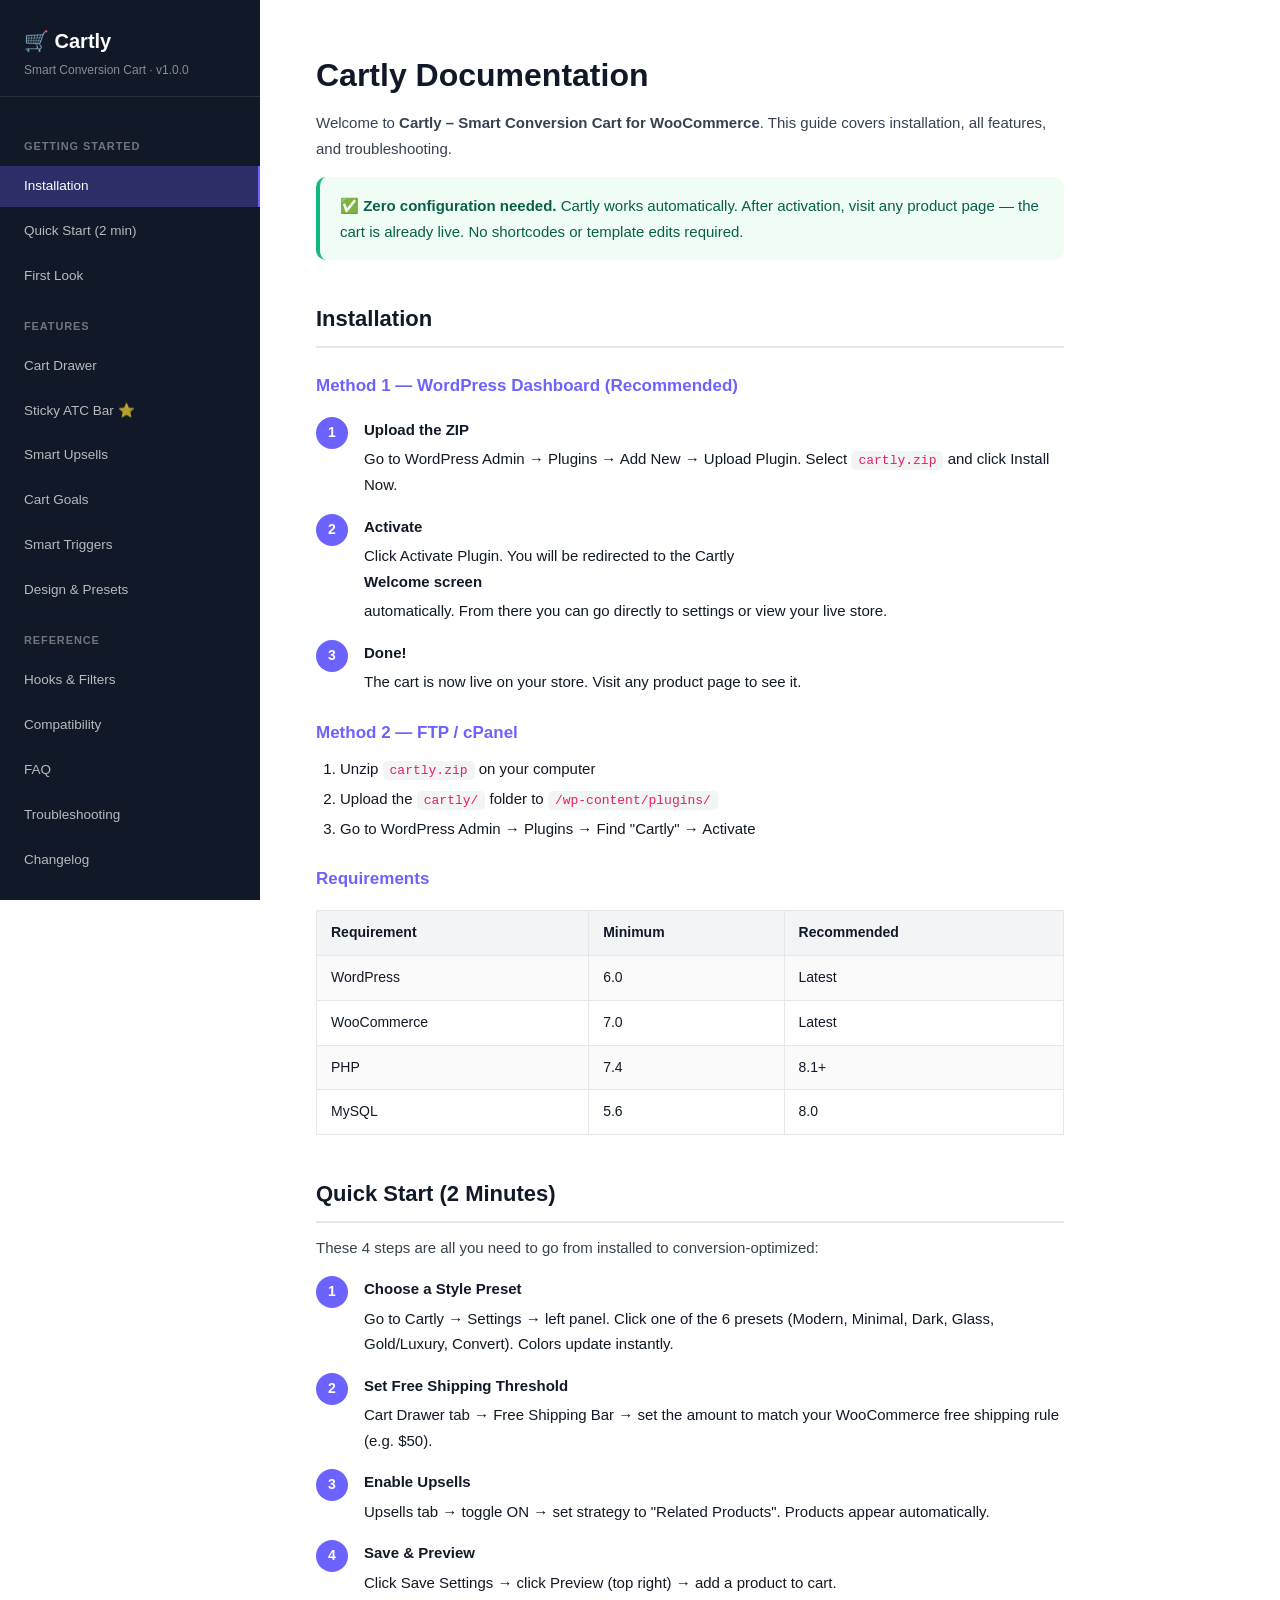
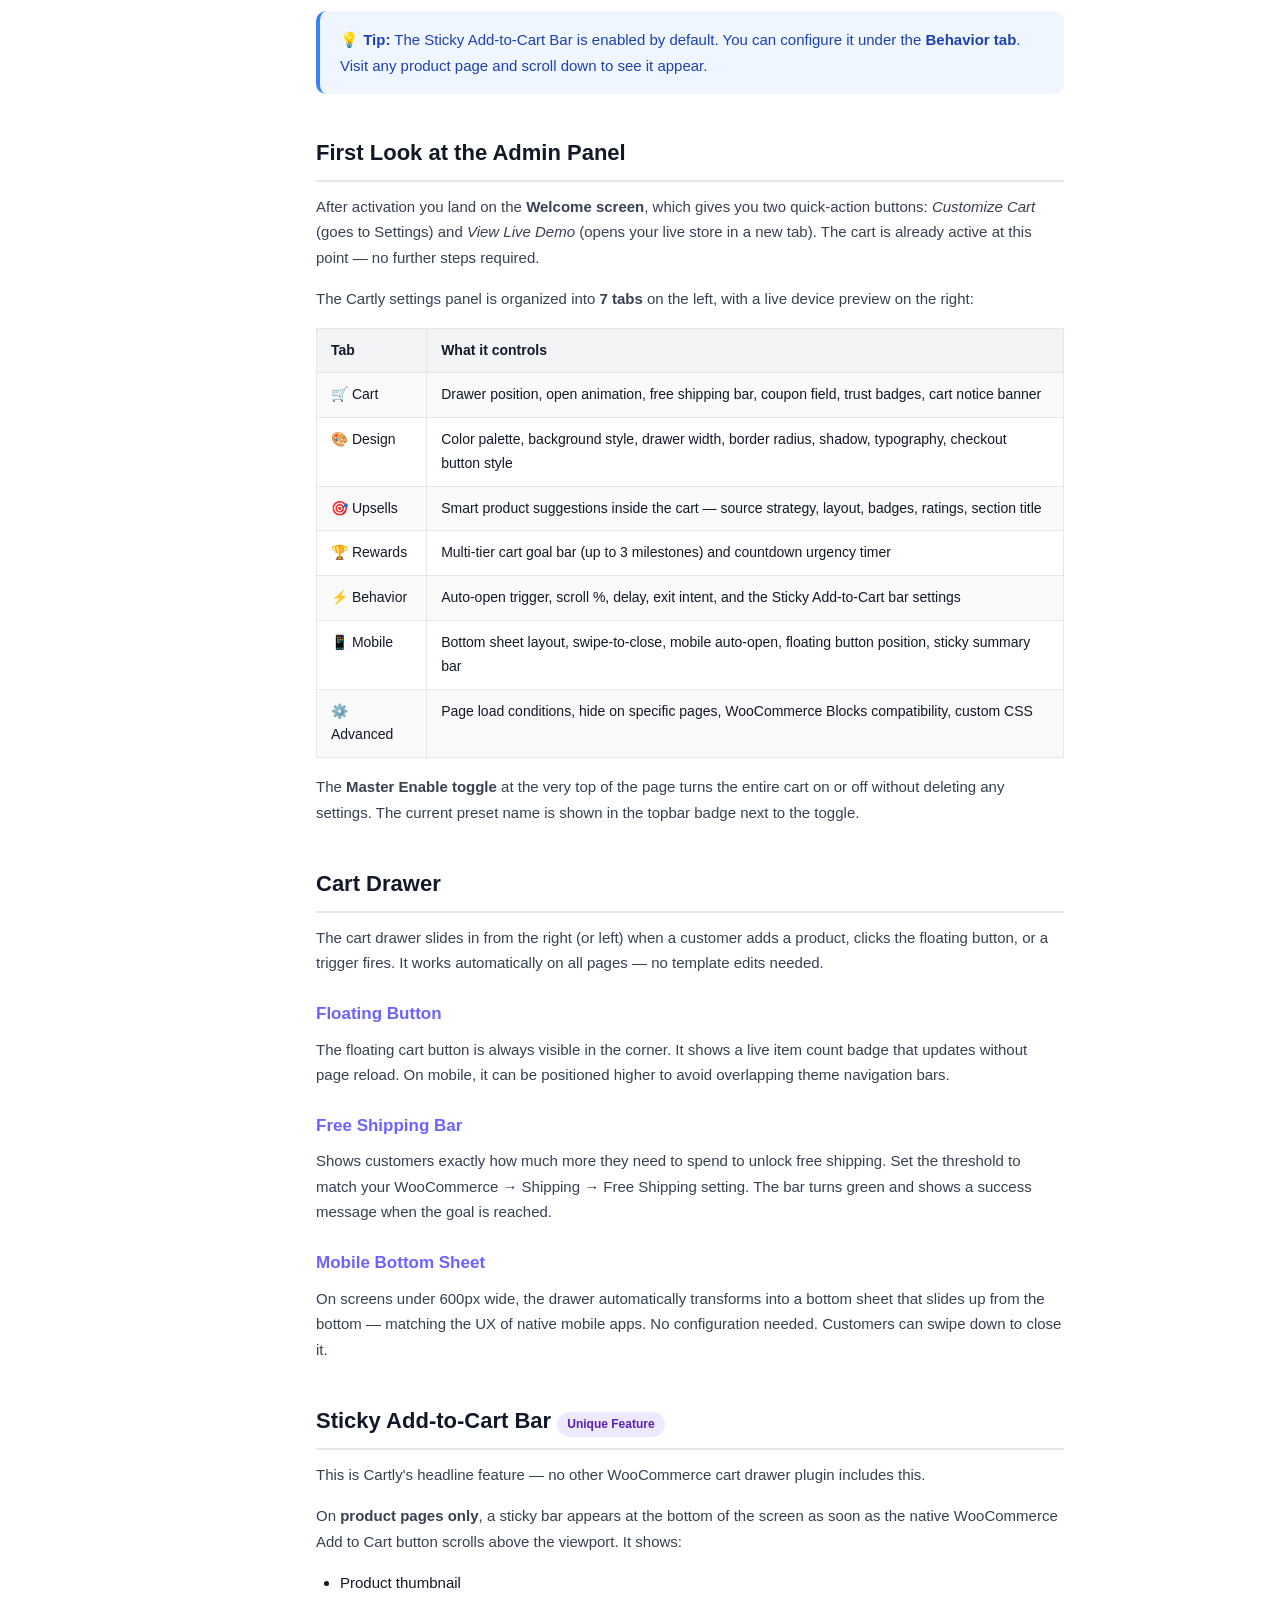
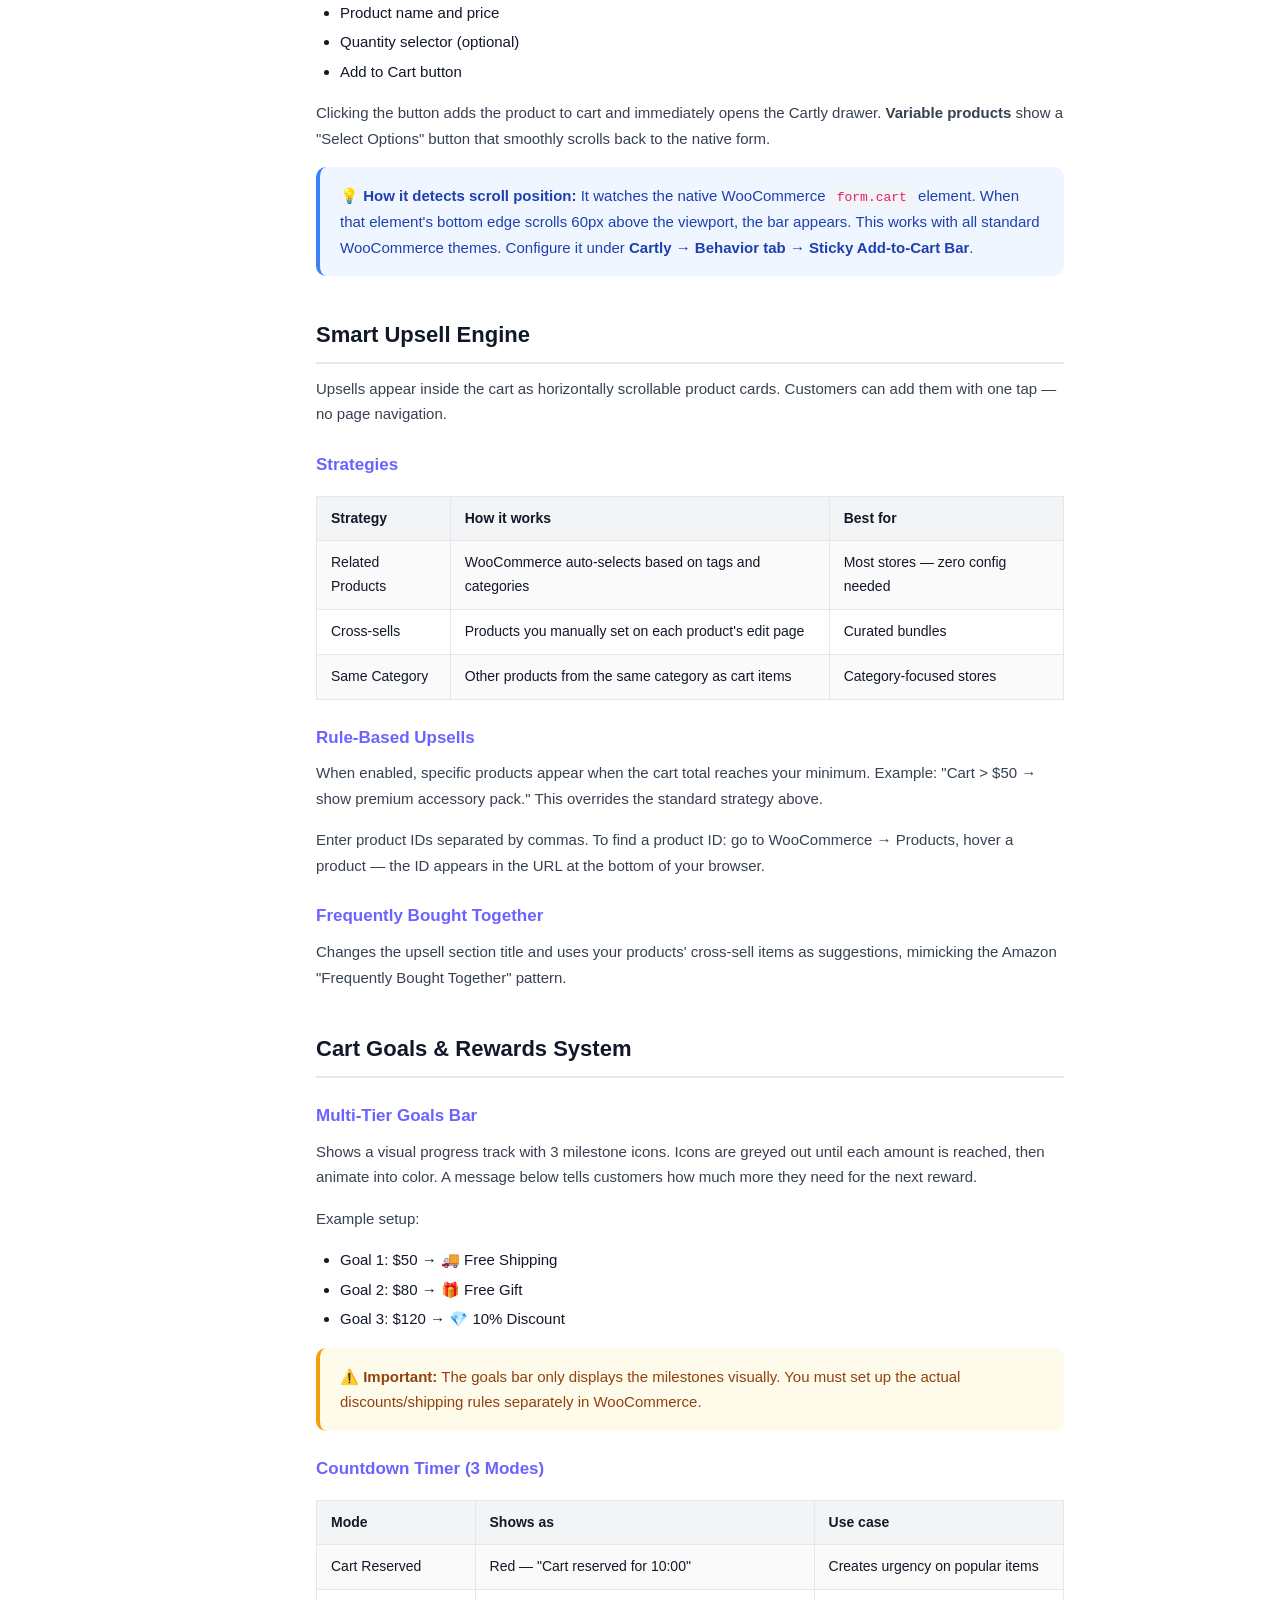
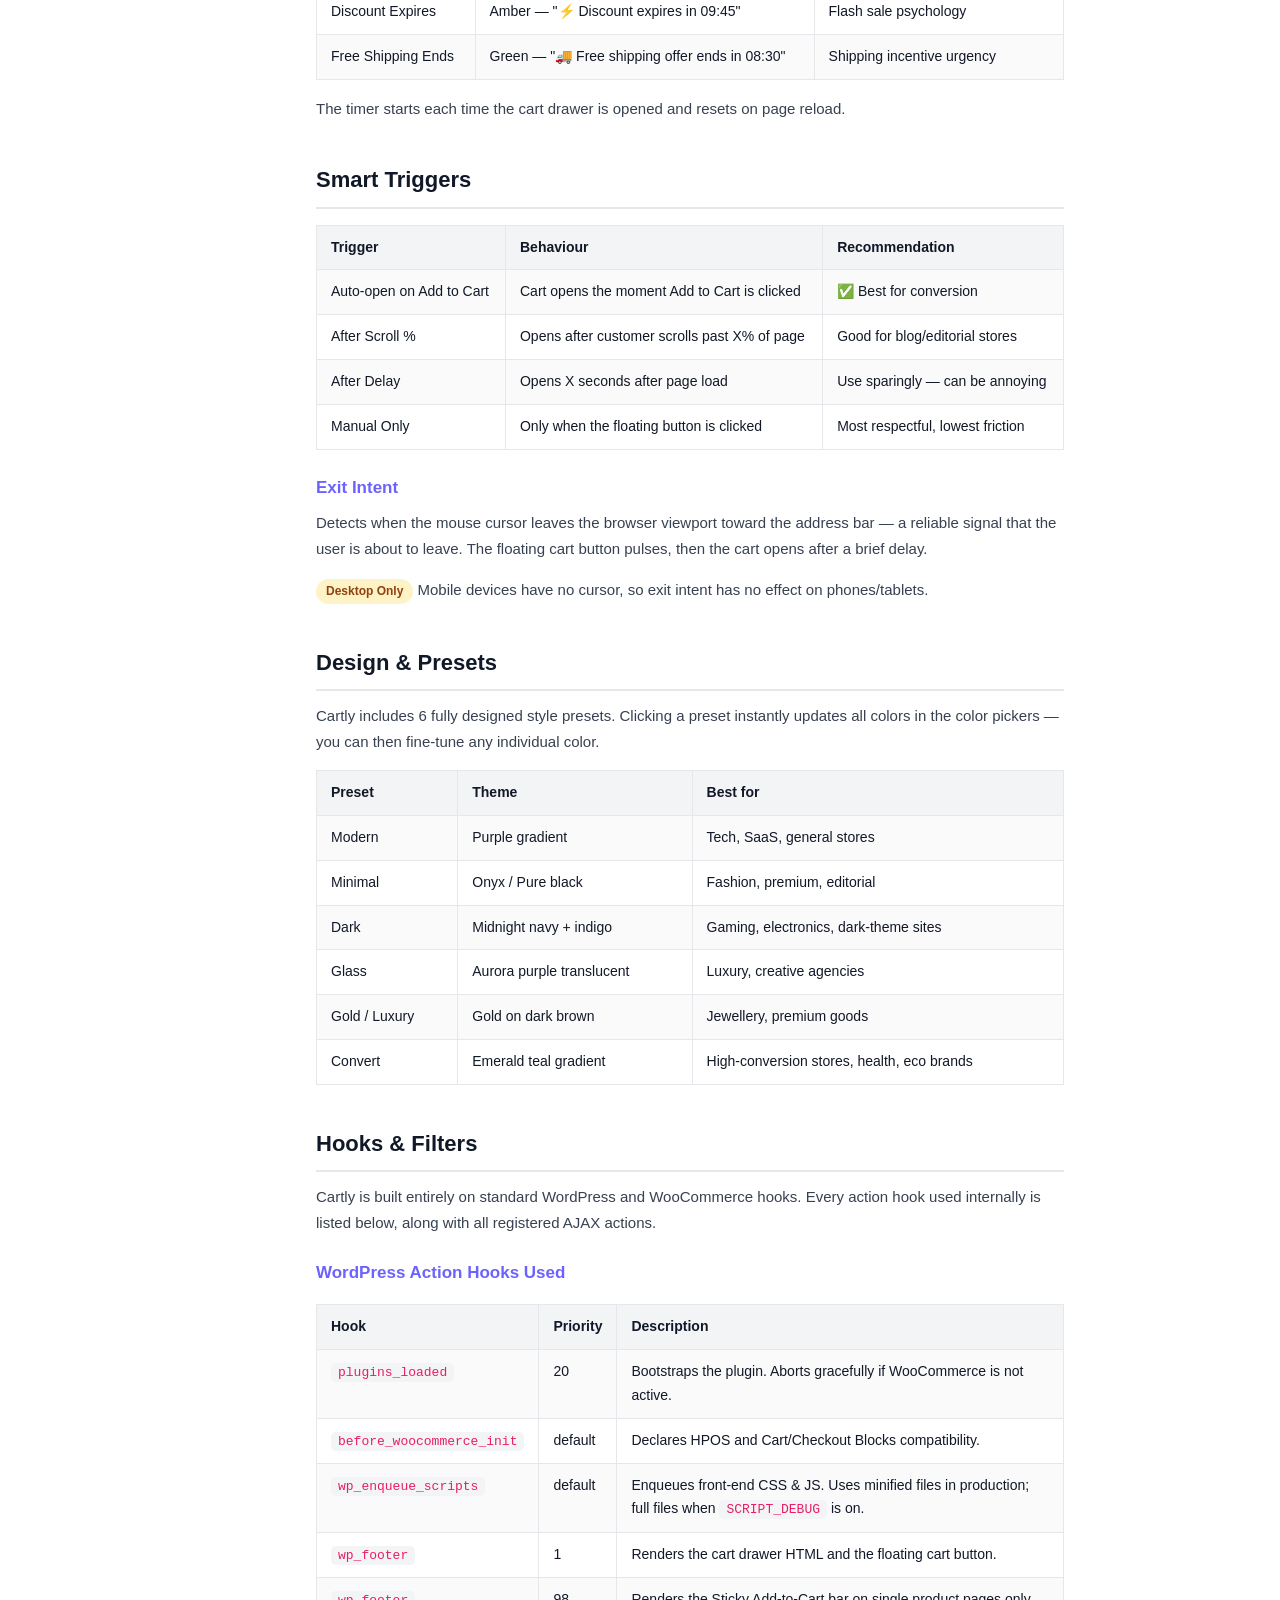
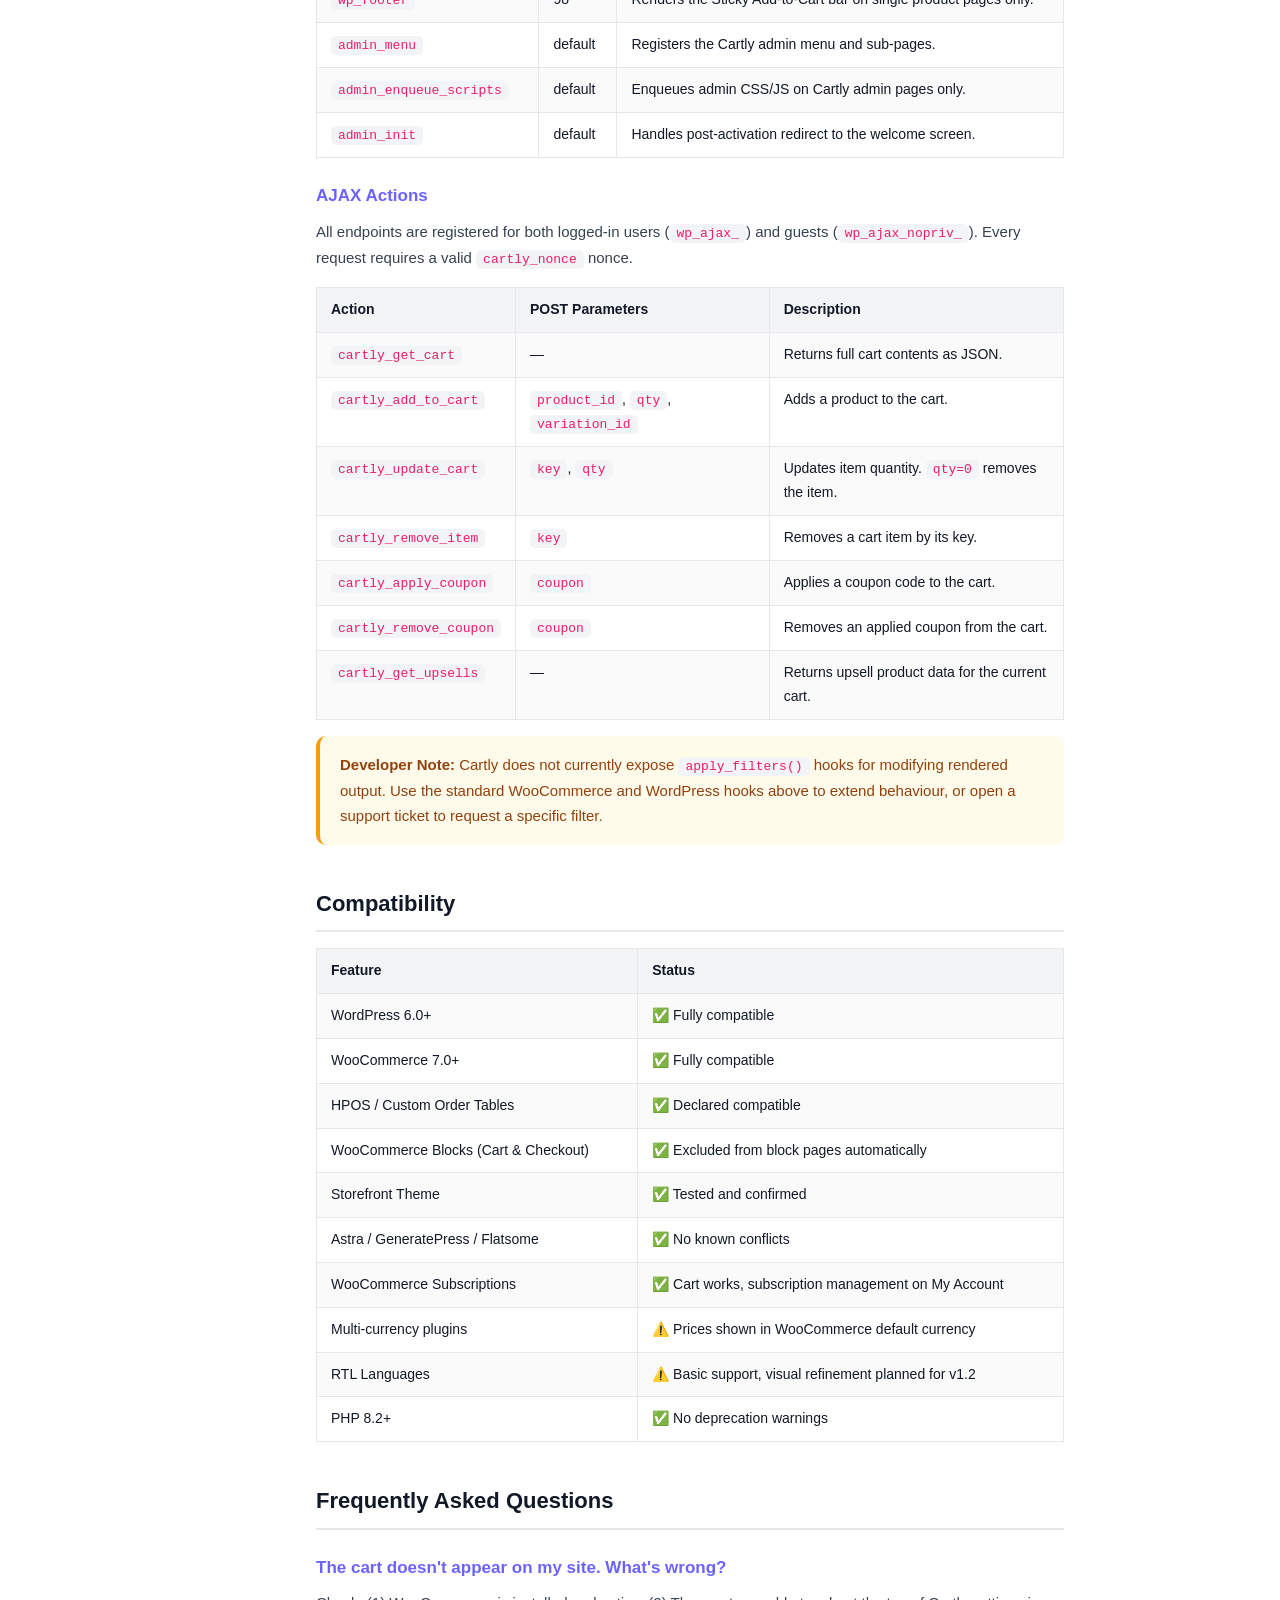
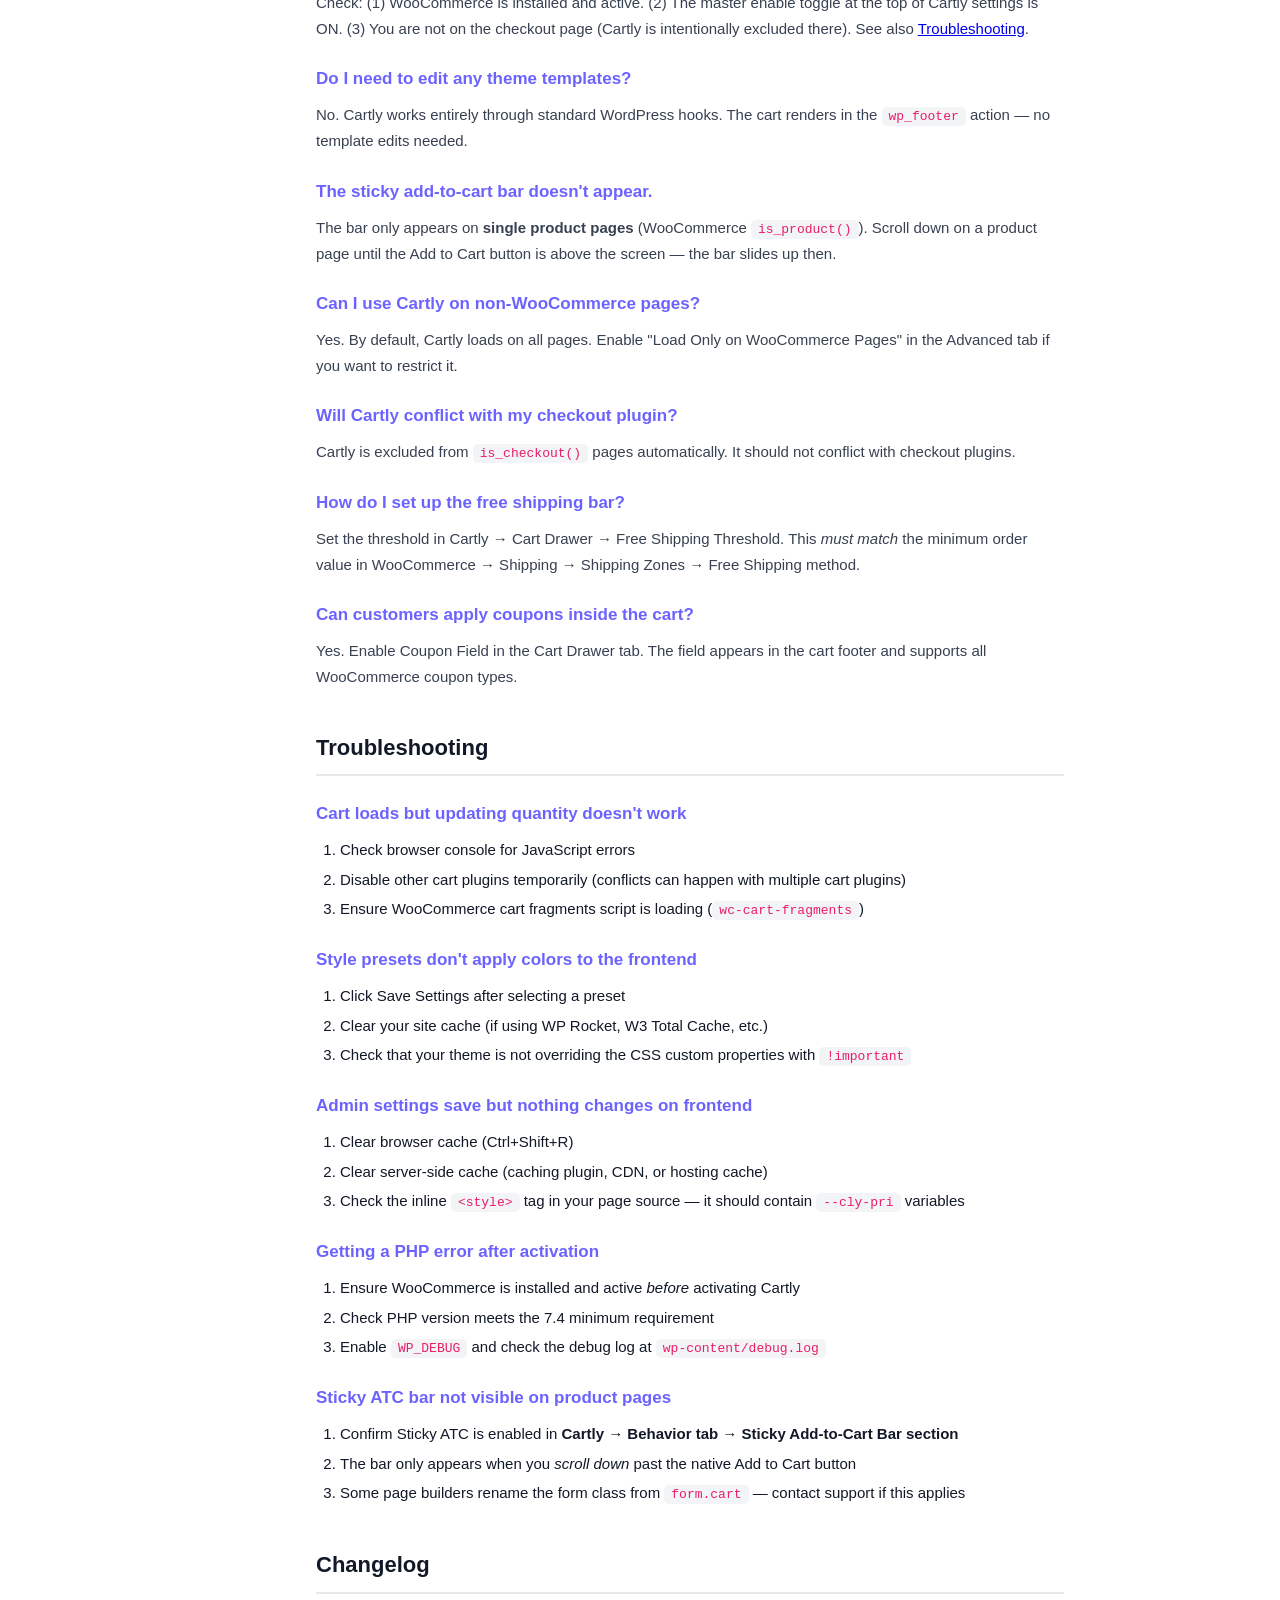
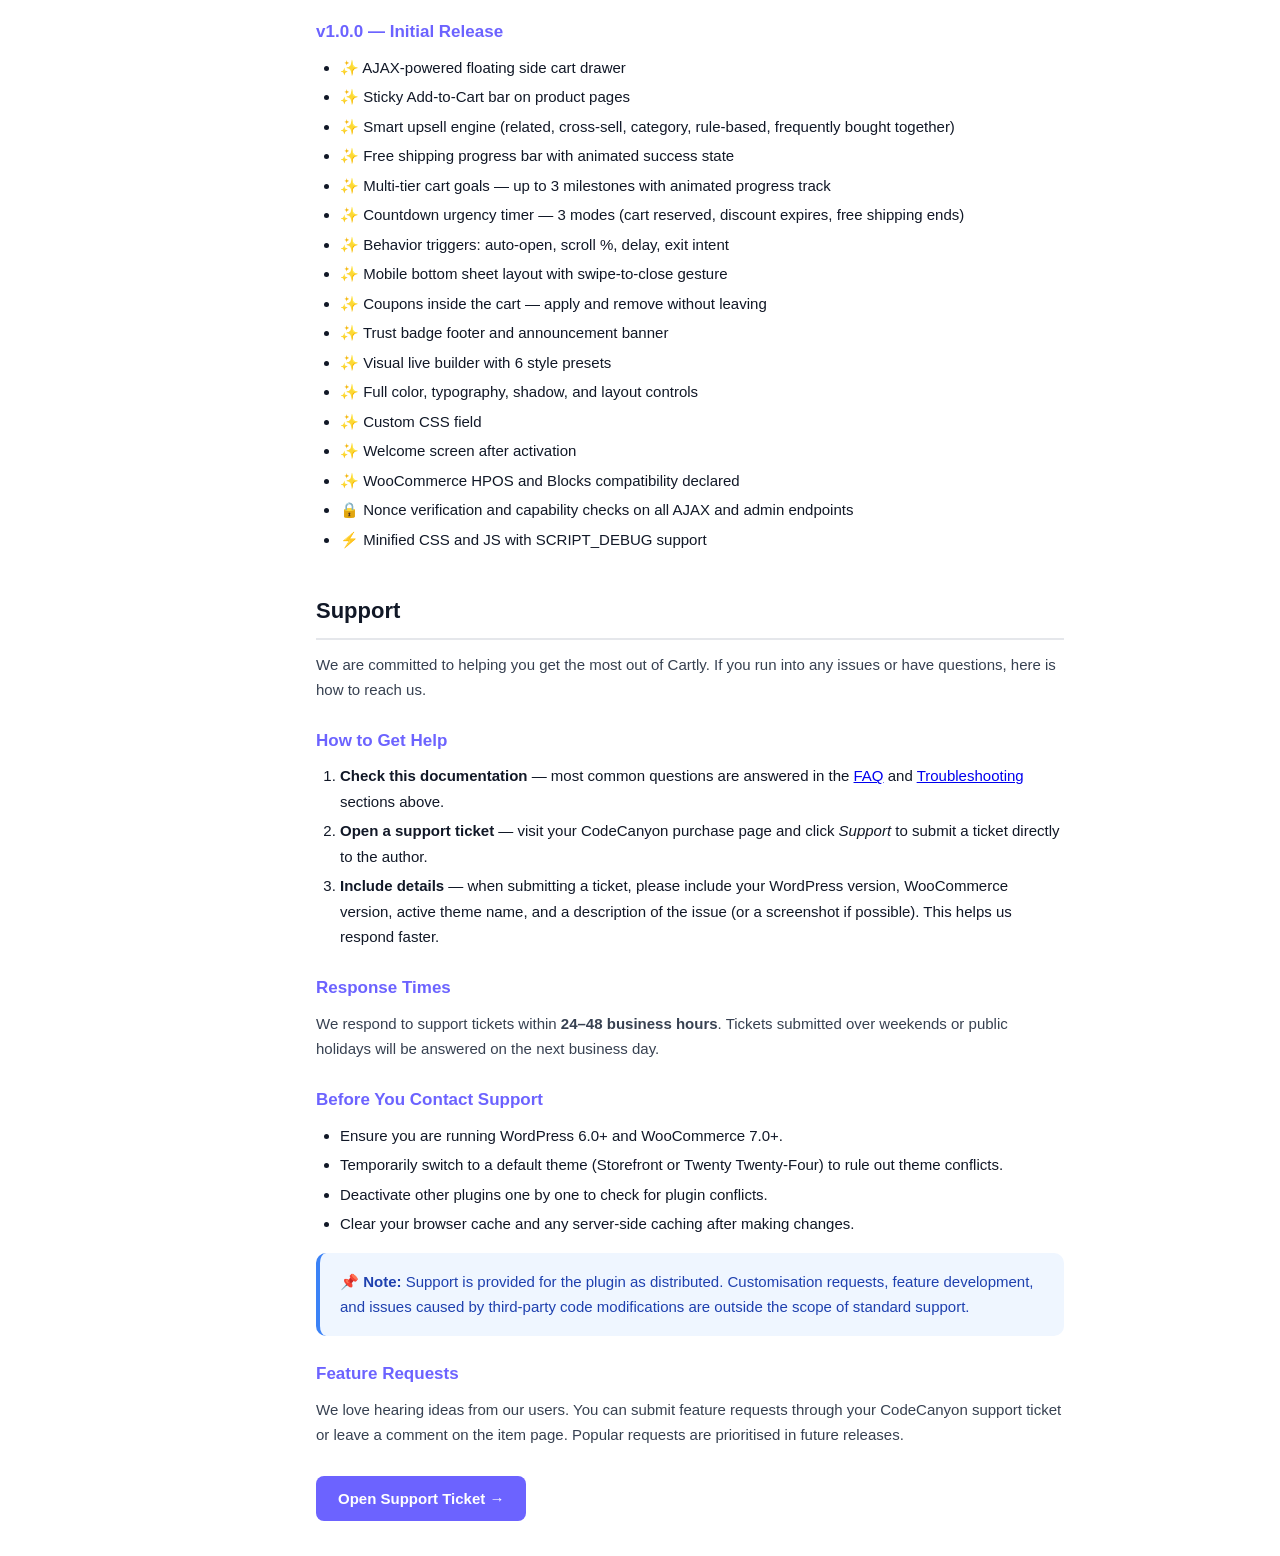
<file: documentation/index.html>
<!DOCTYPE html>
<html lang="en">
<head>
<meta charset="UTF-8">
<meta name="viewport" content="width=device-width,initial-scale=1">
<title>Cartly – Documentation</title>
<style>
  :root{ --p:#6c63ff; --dark:#111827; --muted:#6b7280; --bg:#f9fafb; --border:#e5e7eb; }
  *{ box-sizing:border-box; margin:0; padding:0; }
  body{ font-family:-apple-system,BlinkMacSystemFont,'Segoe UI',sans-serif; font-size:15px; line-height:1.7; color:var(--dark); background:#fff; }
  .wrap{ display:flex; min-height:100vh; }
  nav{ width:260px; background:var(--dark); color:#fff; flex-shrink:0; padding:0; position:sticky; top:0; height:100vh; overflow-y:auto; }
  nav .logo{ padding:24px 24px 16px; border-bottom:1px solid rgba(255,255,255,.1); }
  nav .logo span{ font-size:20px; font-weight:800; color:#fff; }
  nav .logo small{ display:block; color:rgba(255,255,255,.5); font-size:12px; margin-top:2px; }
  nav ul{ list-style:none; padding:12px 0; }
  nav ul li a{ display:block; padding:9px 24px; color:rgba(255,255,255,.7); text-decoration:none; font-size:13.5px; transition:all .15s; }
  nav ul li a:hover, nav ul li a.active{ color:#fff; background:rgba(108,99,255,.3); border-right:2px solid var(--p); }
  nav ul li.section-head{ padding:16px 24px 6px; font-size:11px; font-weight:700; text-transform:uppercase; letter-spacing:.08em; color:rgba(255,255,255,.4); }
  main{ flex:1; padding:48px 56px; max-width:860px; }
  h1{ font-size:32px; font-weight:800; margin-bottom:8px; }
  h2{ font-size:22px; font-weight:700; margin:40px 0 12px; padding-bottom:8px; border-bottom:2px solid var(--border); }
  h3{ font-size:17px; font-weight:700; margin:24px 0 8px; color:var(--p); }
  p{ margin:8px 0 16px; color:#374151; }
  ul,ol{ padding-left:24px; margin:8px 0 16px; }
  li{ margin:4px 0; }
  code{ background:#f3f4f6; padding:2px 7px; border-radius:5px; font-size:13px; color:#e91e63; font-family:monospace; }
  pre{ background:#1e293b; color:#e2e8f0; padding:20px 24px; border-radius:10px; overflow-x:auto; font-size:13px; line-height:1.6; margin:12px 0 20px; }
  .badge{ display:inline-block; padding:2px 10px; border-radius:99px; font-size:12px; font-weight:700; }
  .badge-green{ background:#d1fae5; color:#065f46; }
  .badge-purple{ background:#ede9fe; color:#5b21b6; }
  .badge-amber{ background:#fef3c7; color:#92400e; }
  .callout{ padding:16px 20px; border-radius:10px; margin:16px 0; border-left:4px solid; }
  .callout-info{ background:#eff6ff; border-color:#3b82f6; color:#1e40af; }
  .callout-warn{ background:#fffbeb; border-color:#f59e0b; color:#92400e; }
  .callout-success{ background:#f0fdf4; border-color:#10b981; color:#065f46; }
  table{ width:100%; border-collapse:collapse; margin:16px 0; font-size:14px; }
  th{ background:#f3f4f6; padding:10px 14px; text-align:left; font-weight:700; border:1px solid var(--border); }
  td{ padding:10px 14px; border:1px solid var(--border); vertical-align:top; }
  tr:nth-child(even) td{ background:#fafafa; }
  .step{ display:flex; gap:16px; align-items:flex-start; margin:16px 0; }
  .step__num{ width:32px; height:32px; border-radius:50%; background:var(--p); color:#fff; font-weight:800; font-size:14px; display:flex; align-items:center; justify-content:center; flex-shrink:0; }
  .step__body{ flex:1; }
  .step__body strong{ display:block; margin-bottom:4px; }
  @media(max-width:700px){ main{ padding:24px; } nav{ display:none; } }
</style>
</head>
<body>
<div class="wrap">

<!-- Sidebar Navigation -->
<nav>
  <div class="logo">
    <span>🛒 Cartly</span>
    <small>Smart Conversion Cart · v1.0.0</small>
  </div>
  <ul>
    <li class="section-head">Getting Started</li>
    <li><a href="#install" class="active">Installation</a></li>
    <li><a href="#quickstart">Quick Start (2 min)</a></li>
    <li><a href="#first-look">First Look</a></li>
    <li class="section-head">Features</li>
    <li><a href="#cart-drawer">Cart Drawer</a></li>
    <li><a href="#sticky-atc">Sticky ATC Bar ⭐</a></li>
    <li><a href="#upsells">Smart Upsells</a></li>
    <li><a href="#goals">Cart Goals</a></li>
    <li><a href="#triggers">Smart Triggers</a></li>
    <li><a href="#design">Design & Presets</a></li>
    <li class="section-head">Reference</li>
    <li><a href="#hooks">Hooks &amp; Filters</a></li>
    <li><a href="#compatibility">Compatibility</a></li>
    <li><a href="#faq">FAQ</a></li>
    <li><a href="#troubleshooting">Troubleshooting</a></li>
    <li><a href="#changelog">Changelog</a></li>
    <li><a href="#support">Support</a></li>
  </ul>
</nav>

<!-- Main Content -->
<main>

<!-- ── INSTALLATION ──────────────────────────────────────────────── -->
<section id="install">
<h1>Cartly Documentation</h1>
<p>Welcome to <strong>Cartly – Smart Conversion Cart for WooCommerce</strong>. This guide covers installation, all features, and troubleshooting.</p>

<div class="callout callout-success">
  ✅ <strong>Zero configuration needed.</strong> Cartly works automatically. After activation, visit any product page — the cart is already live. No shortcodes or template edits required.
</div>

<h2>Installation</h2>

<h3>Method 1 — WordPress Dashboard (Recommended)</h3>
<div class="step"><div class="step__num">1</div><div class="step__body"><strong>Upload the ZIP</strong> Go to WordPress Admin → Plugins → Add New → Upload Plugin. Select <code>cartly.zip</code> and click Install Now.</div></div>
<div class="step"><div class="step__num">2</div><div class="step__body"><strong>Activate</strong> Click Activate Plugin. You will be redirected to the Cartly <strong>Welcome screen</strong> automatically. From there you can go directly to settings or view your live store.</div></div>
<div class="step"><div class="step__num">3</div><div class="step__body"><strong>Done!</strong> The cart is now live on your store. Visit any product page to see it.</div></div>

<h3>Method 2 — FTP / cPanel</h3>
<ol>
  <li>Unzip <code>cartly.zip</code> on your computer</li>
  <li>Upload the <code>cartly/</code> folder to <code>/wp-content/plugins/</code></li>
  <li>Go to WordPress Admin → Plugins → Find "Cartly" → Activate</li>
</ol>

<h3>Requirements</h3>
<table>
  <tr><th>Requirement</th><th>Minimum</th><th>Recommended</th></tr>
  <tr><td>WordPress</td><td>6.0</td><td>Latest</td></tr>
  <tr><td>WooCommerce</td><td>7.0</td><td>Latest</td></tr>
  <tr><td>PHP</td><td>7.4</td><td>8.1+</td></tr>
  <tr><td>MySQL</td><td>5.6</td><td>8.0</td></tr>
</table>
</section>

<!-- ── QUICK START ────────────────────────────────────────────────── -->
<section id="quickstart">
<h2>Quick Start (2 Minutes)</h2>
<p>These 4 steps are all you need to go from installed to conversion-optimized:</p>

<div class="step"><div class="step__num">1</div><div class="step__body"><strong>Choose a Style Preset</strong> Go to Cartly → Settings → left panel. Click one of the 6 presets (Modern, Minimal, Dark, Glass, Gold/Luxury, Convert). Colors update instantly.</div></div>
<div class="step"><div class="step__num">2</div><div class="step__body"><strong>Set Free Shipping Threshold</strong> Cart Drawer tab → Free Shipping Bar → set the amount to match your WooCommerce free shipping rule (e.g. $50).</div></div>
<div class="step"><div class="step__num">3</div><div class="step__body"><strong>Enable Upsells</strong> Upsells tab → toggle ON → set strategy to "Related Products". Products appear automatically.</div></div>
<div class="step"><div class="step__num">4</div><div class="step__body"><strong>Save & Preview</strong> Click Save Settings → click Preview (top right) → add a product to cart.</div></div>

<div class="callout callout-info">
  💡 <strong>Tip:</strong> The Sticky Add-to-Cart Bar is enabled by default. You can configure it under the <strong>Behavior tab</strong>. Visit any product page and scroll down to see it appear.
</div>
</section>

<!-- ── FIRST LOOK ─────────────────────────────────────────────────── -->
<section id="first-look">
<h2>First Look at the Admin Panel</h2>
<p>After activation you land on the <strong>Welcome screen</strong>, which gives you two quick-action buttons: <em>Customize Cart</em> (goes to Settings) and <em>View Live Demo</em> (opens your live store in a new tab). The cart is already active at this point — no further steps required.</p>
<p>The Cartly settings panel is organized into <strong>7 tabs</strong> on the left, with a live device preview on the right:</p>
<table>
  <tr><th>Tab</th><th>What it controls</th></tr>
  <tr><td>🛒 Cart</td><td>Drawer position, open animation, free shipping bar, coupon field, trust badges, cart notice banner</td></tr>
  <tr><td>🎨 Design</td><td>Color palette, background style, drawer width, border radius, shadow, typography, checkout button style</td></tr>
  <tr><td>🎯 Upsells</td><td>Smart product suggestions inside the cart — source strategy, layout, badges, ratings, section title</td></tr>
  <tr><td>🏆 Rewards</td><td>Multi-tier cart goal bar (up to 3 milestones) and countdown urgency timer</td></tr>
  <tr><td>⚡ Behavior</td><td>Auto-open trigger, scroll %, delay, exit intent, and the Sticky Add-to-Cart bar settings</td></tr>
  <tr><td>📱 Mobile</td><td>Bottom sheet layout, swipe-to-close, mobile auto-open, floating button position, sticky summary bar</td></tr>
  <tr><td>⚙️ Advanced</td><td>Page load conditions, hide on specific pages, WooCommerce Blocks compatibility, custom CSS</td></tr>
</table>
<p>The <strong>Master Enable toggle</strong> at the very top of the page turns the entire cart on or off without deleting any settings. The current preset name is shown in the topbar badge next to the toggle.</p>
</section>

<!-- ── CART DRAWER ────────────────────────────────────────────────── -->
<section id="cart-drawer">
<h2>Cart Drawer</h2>
<p>The cart drawer slides in from the right (or left) when a customer adds a product, clicks the floating button, or a trigger fires. It works automatically on all pages — no template edits needed.</p>

<h3>Floating Button</h3>
<p>The floating cart button is always visible in the corner. It shows a live item count badge that updates without page reload. On mobile, it can be positioned higher to avoid overlapping theme navigation bars.</p>

<h3>Free Shipping Bar</h3>
<p>Shows customers exactly how much more they need to spend to unlock free shipping. Set the threshold to match your WooCommerce → Shipping → Free Shipping setting. The bar turns green and shows a success message when the goal is reached.</p>

<h3>Mobile Bottom Sheet</h3>
<p>On screens under 600px wide, the drawer automatically transforms into a bottom sheet that slides up from the bottom — matching the UX of native mobile apps. No configuration needed. Customers can swipe down to close it.</p>
</section>

<!-- ── STICKY ATC ─────────────────────────────────────────────────── -->
<section id="sticky-atc">
<h2>Sticky Add-to-Cart Bar <span class="badge badge-purple">Unique Feature</span></h2>
<p>This is Cartly's headline feature — no other WooCommerce cart drawer plugin includes this.</p>
<p>On <strong>product pages only</strong>, a sticky bar appears at the bottom of the screen as soon as the native WooCommerce Add to Cart button scrolls above the viewport. It shows:</p>
<ul>
  <li>Product thumbnail</li>
  <li>Product name and price</li>
  <li>Quantity selector (optional)</li>
  <li>Add to Cart button</li>
</ul>
<p>Clicking the button adds the product to cart and immediately opens the Cartly drawer. <strong>Variable products</strong> show a "Select Options" button that smoothly scrolls back to the native form.</p>

<div class="callout callout-info">
  💡 <strong>How it detects scroll position:</strong> It watches the native WooCommerce <code>form.cart</code> element. When that element's bottom edge scrolls 60px above the viewport, the bar appears. This works with all standard WooCommerce themes. Configure it under <strong>Cartly → Behavior tab → Sticky Add-to-Cart Bar</strong>.
</div>
</section>

<!-- ── UPSELLS ────────────────────────────────────────────────────── -->
<section id="upsells">
<h2>Smart Upsell Engine</h2>
<p>Upsells appear inside the cart as horizontally scrollable product cards. Customers can add them with one tap — no page navigation.</p>

<h3>Strategies</h3>
<table>
  <tr><th>Strategy</th><th>How it works</th><th>Best for</th></tr>
  <tr><td>Related Products</td><td>WooCommerce auto-selects based on tags and categories</td><td>Most stores — zero config needed</td></tr>
  <tr><td>Cross-sells</td><td>Products you manually set on each product's edit page</td><td>Curated bundles</td></tr>
  <tr><td>Same Category</td><td>Other products from the same category as cart items</td><td>Category-focused stores</td></tr>
</table>

<h3>Rule-Based Upsells</h3>
<p>When enabled, specific products appear when the cart total reaches your minimum. Example: "Cart &gt; $50 → show premium accessory pack." This overrides the standard strategy above.</p>
<p>Enter product IDs separated by commas. To find a product ID: go to WooCommerce → Products, hover a product — the ID appears in the URL at the bottom of your browser.</p>

<h3>Frequently Bought Together</h3>
<p>Changes the upsell section title and uses your products' cross-sell items as suggestions, mimicking the Amazon "Frequently Bought Together" pattern.</p>
</section>

<!-- ── GOALS ──────────────────────────────────────────────────────── -->
<section id="goals">
<h2>Cart Goals &amp; Rewards System</h2>

<h3>Multi-Tier Goals Bar</h3>
<p>Shows a visual progress track with 3 milestone icons. Icons are greyed out until each amount is reached, then animate into color. A message below tells customers how much more they need for the next reward.</p>
<p>Example setup:</p>
<ul>
  <li>Goal 1: $50 → 🚚 Free Shipping</li>
  <li>Goal 2: $80 → 🎁 Free Gift</li>
  <li>Goal 3: $120 → 💎 10% Discount</li>
</ul>
<div class="callout callout-warn">
  ⚠️ <strong>Important:</strong> The goals bar only displays the milestones visually. You must set up the actual discounts/shipping rules separately in WooCommerce.
</div>

<h3>Countdown Timer (3 Modes)</h3>
<table>
  <tr><th>Mode</th><th>Shows as</th><th>Use case</th></tr>
  <tr><td>Cart Reserved</td><td>Red — "Cart reserved for 10:00"</td><td>Creates urgency on popular items</td></tr>
  <tr><td>Discount Expires</td><td>Amber — "⚡ Discount expires in 09:45"</td><td>Flash sale psychology</td></tr>
  <tr><td>Free Shipping Ends</td><td>Green — "🚚 Free shipping offer ends in 08:30"</td><td>Shipping incentive urgency</td></tr>
</table>
<p>The timer starts each time the cart drawer is opened and resets on page reload.</p>
</section>

<!-- ── TRIGGERS ───────────────────────────────────────────────────── -->
<section id="triggers">
<h2>Smart Triggers</h2>
<table>
  <tr><th>Trigger</th><th>Behaviour</th><th>Recommendation</th></tr>
  <tr><td>Auto-open on Add to Cart</td><td>Cart opens the moment Add to Cart is clicked</td><td>✅ Best for conversion</td></tr>
  <tr><td>After Scroll %</td><td>Opens after customer scrolls past X% of page</td><td>Good for blog/editorial stores</td></tr>
  <tr><td>After Delay</td><td>Opens X seconds after page load</td><td>Use sparingly — can be annoying</td></tr>
  <tr><td>Manual Only</td><td>Only when the floating button is clicked</td><td>Most respectful, lowest friction</td></tr>
</table>

<h3>Exit Intent</h3>
<p>Detects when the mouse cursor leaves the browser viewport toward the address bar — a reliable signal that the user is about to leave. The floating cart button pulses, then the cart opens after a brief delay.</p>
<p><span class="badge badge-amber">Desktop Only</span> Mobile devices have no cursor, so exit intent has no effect on phones/tablets.</p>
</section>

<!-- ── DESIGN ─────────────────────────────────────────────────────── -->
<section id="design">
<h2>Design &amp; Presets</h2>
<p>Cartly includes 6 fully designed style presets. Clicking a preset instantly updates all colors in the color pickers — you can then fine-tune any individual color.</p>
<table>
  <tr><th>Preset</th><th>Theme</th><th>Best for</th></tr>
  <tr><td>Modern</td><td>Purple gradient</td><td>Tech, SaaS, general stores</td></tr>
  <tr><td>Minimal</td><td>Onyx / Pure black</td><td>Fashion, premium, editorial</td></tr>
  <tr><td>Dark</td><td>Midnight navy + indigo</td><td>Gaming, electronics, dark-theme sites</td></tr>
  <tr><td>Glass</td><td>Aurora purple translucent</td><td>Luxury, creative agencies</td></tr>
  <tr><td>Gold / Luxury</td><td>Gold on dark brown</td><td>Jewellery, premium goods</td></tr>
  <tr><td>Convert</td><td>Emerald teal gradient</td><td>High-conversion stores, health, eco brands</td></tr>
</table>
</section>

<!-- ── HOOKS & FILTERS ────────────────────────────────────────────── -->
<section id="hooks">
<h2>Hooks &amp; Filters</h2>
<p>Cartly is built entirely on standard WordPress and WooCommerce hooks. Every action hook used internally is listed below, along with all registered AJAX actions.</p>

<h3>WordPress Action Hooks Used</h3>
<table>
  <tr><th>Hook</th><th>Priority</th><th>Description</th></tr>
  <tr><td><code>plugins_loaded</code></td><td>20</td><td>Bootstraps the plugin. Aborts gracefully if WooCommerce is not active.</td></tr>
  <tr><td><code>before_woocommerce_init</code></td><td>default</td><td>Declares HPOS and Cart/Checkout Blocks compatibility.</td></tr>
  <tr><td><code>wp_enqueue_scripts</code></td><td>default</td><td>Enqueues front-end CSS &amp; JS. Uses minified files in production; full files when <code>SCRIPT_DEBUG</code> is on.</td></tr>
  <tr><td><code>wp_footer</code></td><td>1</td><td>Renders the cart drawer HTML and the floating cart button.</td></tr>
  <tr><td><code>wp_footer</code></td><td>98</td><td>Renders the Sticky Add-to-Cart bar on single product pages only.</td></tr>
  <tr><td><code>admin_menu</code></td><td>default</td><td>Registers the Cartly admin menu and sub-pages.</td></tr>
  <tr><td><code>admin_enqueue_scripts</code></td><td>default</td><td>Enqueues admin CSS/JS on Cartly admin pages only.</td></tr>
  <tr><td><code>admin_init</code></td><td>default</td><td>Handles post-activation redirect to the welcome screen.</td></tr>
</table>

<h3>AJAX Actions</h3>
<p>All endpoints are registered for both logged-in users (<code>wp_ajax_</code>) and guests (<code>wp_ajax_nopriv_</code>). Every request requires a valid <code>cartly_nonce</code> nonce.</p>
<table>
  <tr><th>Action</th><th>POST Parameters</th><th>Description</th></tr>
  <tr><td><code>cartly_get_cart</code></td><td>—</td><td>Returns full cart contents as JSON.</td></tr>
  <tr><td><code>cartly_add_to_cart</code></td><td><code>product_id</code>, <code>qty</code>, <code>variation_id</code></td><td>Adds a product to the cart.</td></tr>
  <tr><td><code>cartly_update_cart</code></td><td><code>key</code>, <code>qty</code></td><td>Updates item quantity. <code>qty=0</code> removes the item.</td></tr>
  <tr><td><code>cartly_remove_item</code></td><td><code>key</code></td><td>Removes a cart item by its key.</td></tr>
  <tr><td><code>cartly_apply_coupon</code></td><td><code>coupon</code></td><td>Applies a coupon code to the cart.</td></tr>
  <tr><td><code>cartly_remove_coupon</code></td><td><code>coupon</code></td><td>Removes an applied coupon from the cart.</td></tr>
  <tr><td><code>cartly_get_upsells</code></td><td>—</td><td>Returns upsell product data for the current cart.</td></tr>
</table>
<div class="callout callout-warn">
  <strong>Developer Note:</strong> Cartly does not currently expose <code>apply_filters()</code> hooks for modifying rendered output. Use the standard WooCommerce and WordPress hooks above to extend behaviour, or open a support ticket to request a specific filter.
</div>
</section>

<!-- ── COMPATIBILITY ──────────────────────────────────────────────── -->
<section id="compatibility">
<h2>Compatibility</h2>
<table>
  <tr><th>Feature</th><th>Status</th></tr>
  <tr><td>WordPress 6.0+</td><td>✅ Fully compatible</td></tr>
  <tr><td>WooCommerce 7.0+</td><td>✅ Fully compatible</td></tr>
  <tr><td>HPOS / Custom Order Tables</td><td>✅ Declared compatible</td></tr>
  <tr><td>WooCommerce Blocks (Cart &amp; Checkout)</td><td>✅ Excluded from block pages automatically</td></tr>
  <tr><td>Storefront Theme</td><td>✅ Tested and confirmed</td></tr>
  <tr><td>Astra / GeneratePress / Flatsome</td><td>✅ No known conflicts</td></tr>
  <tr><td>WooCommerce Subscriptions</td><td>✅ Cart works, subscription management on My Account</td></tr>
  <tr><td>Multi-currency plugins</td><td>⚠️ Prices shown in WooCommerce default currency</td></tr>
  <tr><td>RTL Languages</td><td>⚠️ Basic support, visual refinement planned for v1.2</td></tr>
  <tr><td>PHP 8.2+</td><td>✅ No deprecation warnings</td></tr>
</table>
</section>

<!-- ── FAQ ───────────────────────────────────────────────────────── -->
<section id="faq">
<h2>Frequently Asked Questions</h2>

<h3>The cart doesn't appear on my site. What's wrong?</h3>
<p>Check: (1) WooCommerce is installed and active. (2) The master enable toggle at the top of Cartly settings is ON. (3) You are not on the checkout page (Cartly is intentionally excluded there). See also <a href="#troubleshooting">Troubleshooting</a>.</p>

<h3>Do I need to edit any theme templates?</h3>
<p>No. Cartly works entirely through standard WordPress hooks. The cart renders in the <code>wp_footer</code> action — no template edits needed.</p>

<h3>The sticky add-to-cart bar doesn't appear.</h3>
<p>The bar only appears on <strong>single product pages</strong> (WooCommerce <code>is_product()</code>). Scroll down on a product page until the Add to Cart button is above the screen — the bar slides up then.</p>

<h3>Can I use Cartly on non-WooCommerce pages?</h3>
<p>Yes. By default, Cartly loads on all pages. Enable "Load Only on WooCommerce Pages" in the Advanced tab if you want to restrict it.</p>

<h3>Will Cartly conflict with my checkout plugin?</h3>
<p>Cartly is excluded from <code>is_checkout()</code> pages automatically. It should not conflict with checkout plugins.</p>

<h3>How do I set up the free shipping bar?</h3>
<p>Set the threshold in Cartly → Cart Drawer → Free Shipping Threshold. This <em>must match</em> the minimum order value in WooCommerce → Shipping → Shipping Zones → Free Shipping method.</p>

<h3>Can customers apply coupons inside the cart?</h3>
<p>Yes. Enable Coupon Field in the Cart Drawer tab. The field appears in the cart footer and supports all WooCommerce coupon types.</p>
</section>

<!-- ── TROUBLESHOOTING ────────────────────────────────────────────── -->
<section id="troubleshooting">
<h2>Troubleshooting</h2>

<h3>Cart loads but updating quantity doesn't work</h3>
<ol>
  <li>Check browser console for JavaScript errors</li>
  <li>Disable other cart plugins temporarily (conflicts can happen with multiple cart plugins)</li>
  <li>Ensure WooCommerce cart fragments script is loading (<code>wc-cart-fragments</code>)</li>
</ol>

<h3>Style presets don't apply colors to the frontend</h3>
<ol>
  <li>Click Save Settings after selecting a preset</li>
  <li>Clear your site cache (if using WP Rocket, W3 Total Cache, etc.)</li>
  <li>Check that your theme is not overriding the CSS custom properties with <code>!important</code></li>
</ol>

<h3>Admin settings save but nothing changes on frontend</h3>
<ol>
  <li>Clear browser cache (Ctrl+Shift+R)</li>
  <li>Clear server-side cache (caching plugin, CDN, or hosting cache)</li>
  <li>Check the inline <code>&lt;style&gt;</code> tag in your page source — it should contain <code>--cly-pri</code> variables</li>
</ol>

<h3>Getting a PHP error after activation</h3>
<ol>
  <li>Ensure WooCommerce is installed and active <em>before</em> activating Cartly</li>
  <li>Check PHP version meets the 7.4 minimum requirement</li>
  <li>Enable <code>WP_DEBUG</code> and check the debug log at <code>wp-content/debug.log</code></li>
</ol>

<h3>Sticky ATC bar not visible on product pages</h3>
<ol>
  <li>Confirm Sticky ATC is enabled in <strong>Cartly → Behavior tab → Sticky Add-to-Cart Bar section</strong></li>
  <li>The bar only appears when you <em>scroll down</em> past the native Add to Cart button</li>
  <li>Some page builders rename the form class from <code>form.cart</code> — contact support if this applies</li>
</ol>
</section>

<!-- ── CHANGELOG ─────────────────────────────────────────────────── -->
<section id="changelog">
<h2>Changelog</h2>

<h3>v1.0.0 — Initial Release</h3>
<ul>
  <li>✨ AJAX-powered floating side cart drawer</li>
  <li>✨ Sticky Add-to-Cart bar on product pages</li>
  <li>✨ Smart upsell engine (related, cross-sell, category, rule-based, frequently bought together)</li>
  <li>✨ Free shipping progress bar with animated success state</li>
  <li>✨ Multi-tier cart goals — up to 3 milestones with animated progress track</li>
  <li>✨ Countdown urgency timer — 3 modes (cart reserved, discount expires, free shipping ends)</li>
  <li>✨ Behavior triggers: auto-open, scroll %, delay, exit intent</li>
  <li>✨ Mobile bottom sheet layout with swipe-to-close gesture</li>
  <li>✨ Coupons inside the cart — apply and remove without leaving</li>
  <li>✨ Trust badge footer and announcement banner</li>
  <li>✨ Visual live builder with 6 style presets</li>
  <li>✨ Full color, typography, shadow, and layout controls</li>
  <li>✨ Custom CSS field</li>
  <li>✨ Welcome screen after activation</li>
  <li>✨ WooCommerce HPOS and Blocks compatibility declared</li>
  <li>🔒 Nonce verification and capability checks on all AJAX and admin endpoints</li>
  <li>⚡ Minified CSS and JS with SCRIPT_DEBUG support</li>
</ul>
</section>

<!-- ── SUPPORT ─────────────────────────────────────────────────── -->
<section id="support">
<h2>Support</h2>
<p>We are committed to helping you get the most out of Cartly. If you run into any issues or have questions, here is how to reach us.</p>

<h3>How to Get Help</h3>
<ol>
  <li><strong>Check this documentation</strong> — most common questions are answered in the <a href="#faq">FAQ</a> and <a href="#troubleshooting">Troubleshooting</a> sections above.</li>
  <li><strong>Open a support ticket</strong> — visit your CodeCanyon purchase page and click <em>Support</em> to submit a ticket directly to the author.</li>
  <li><strong>Include details</strong> — when submitting a ticket, please include your WordPress version, WooCommerce version, active theme name, and a description of the issue (or a screenshot if possible). This helps us respond faster.</li>
</ol>

<h3>Response Times</h3>
<p>We respond to support tickets within <strong>24–48 business hours</strong>. Tickets submitted over weekends or public holidays will be answered on the next business day.</p>

<h3>Before You Contact Support</h3>
<ul>
  <li>Ensure you are running WordPress 6.0+ and WooCommerce 7.0+.</li>
  <li>Temporarily switch to a default theme (Storefront or Twenty Twenty-Four) to rule out theme conflicts.</li>
  <li>Deactivate other plugins one by one to check for plugin conflicts.</li>
  <li>Clear your browser cache and any server-side caching after making changes.</li>
</ul>

<div class="callout callout-info">
  <strong>📌 Note:</strong> Support is provided for the plugin as distributed. Customisation requests, feature development, and issues caused by third-party code modifications are outside the scope of standard support.
</div>

<h3>Feature Requests</h3>
<p>We love hearing ideas from our users. You can submit feature requests through your CodeCanyon support ticket or leave a comment on the item page. Popular requests are prioritised in future releases.</p>

<a href="https://codecanyon.net/user/codelitix" target="_blank" style="display:inline-block;margin-top:12px;padding:10px 22px;background:#6c63ff;color:#fff;border-radius:8px;text-decoration:none;font-weight:700;">Open Support Ticket →</a>
</section>

</main>
</div>

<script>
// Active link highlighting
document.addEventListener('DOMContentLoaded', function() {
  var links = document.querySelectorAll('nav a');
  links.forEach(function(link) {
    link.addEventListener('click', function() {
      links.forEach(function(l){ l.classList.remove('active'); });
      this.classList.add('active');
    });
  });
});
</script>
</body>
</html>
</file>
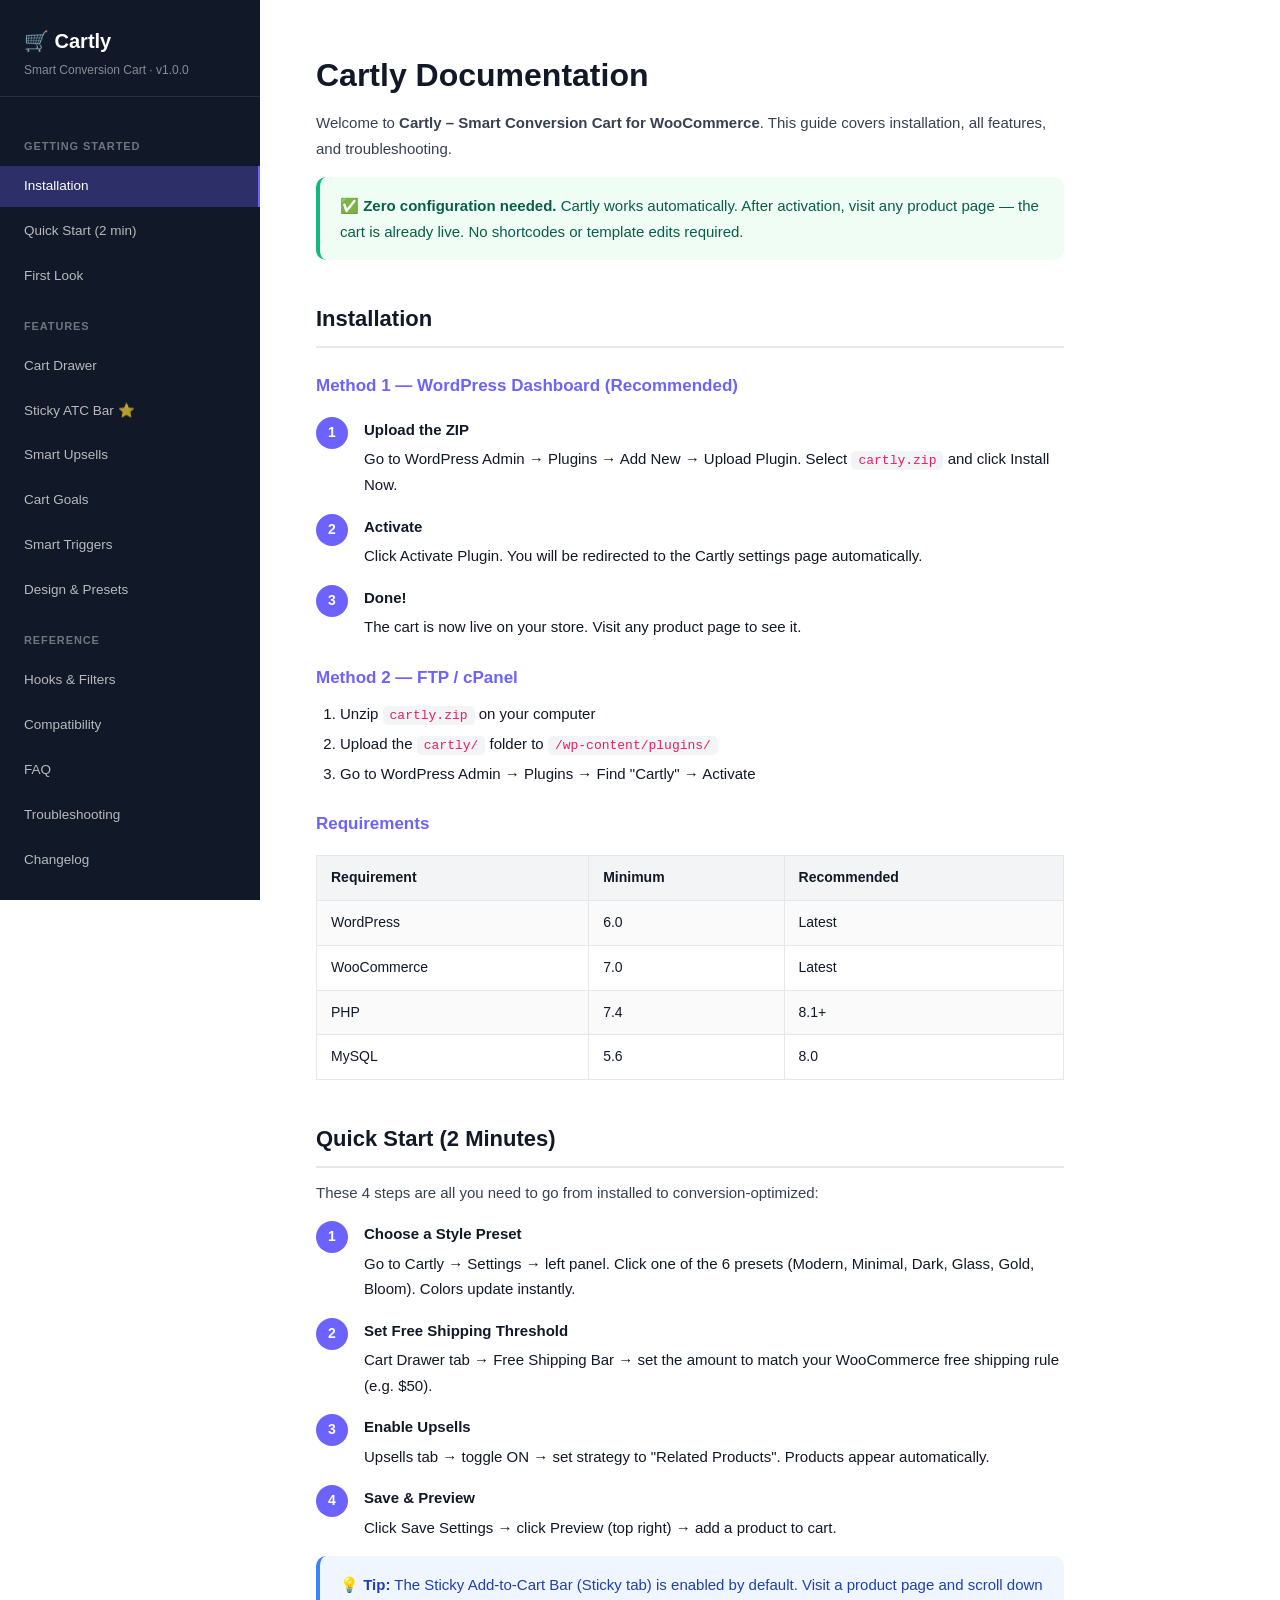
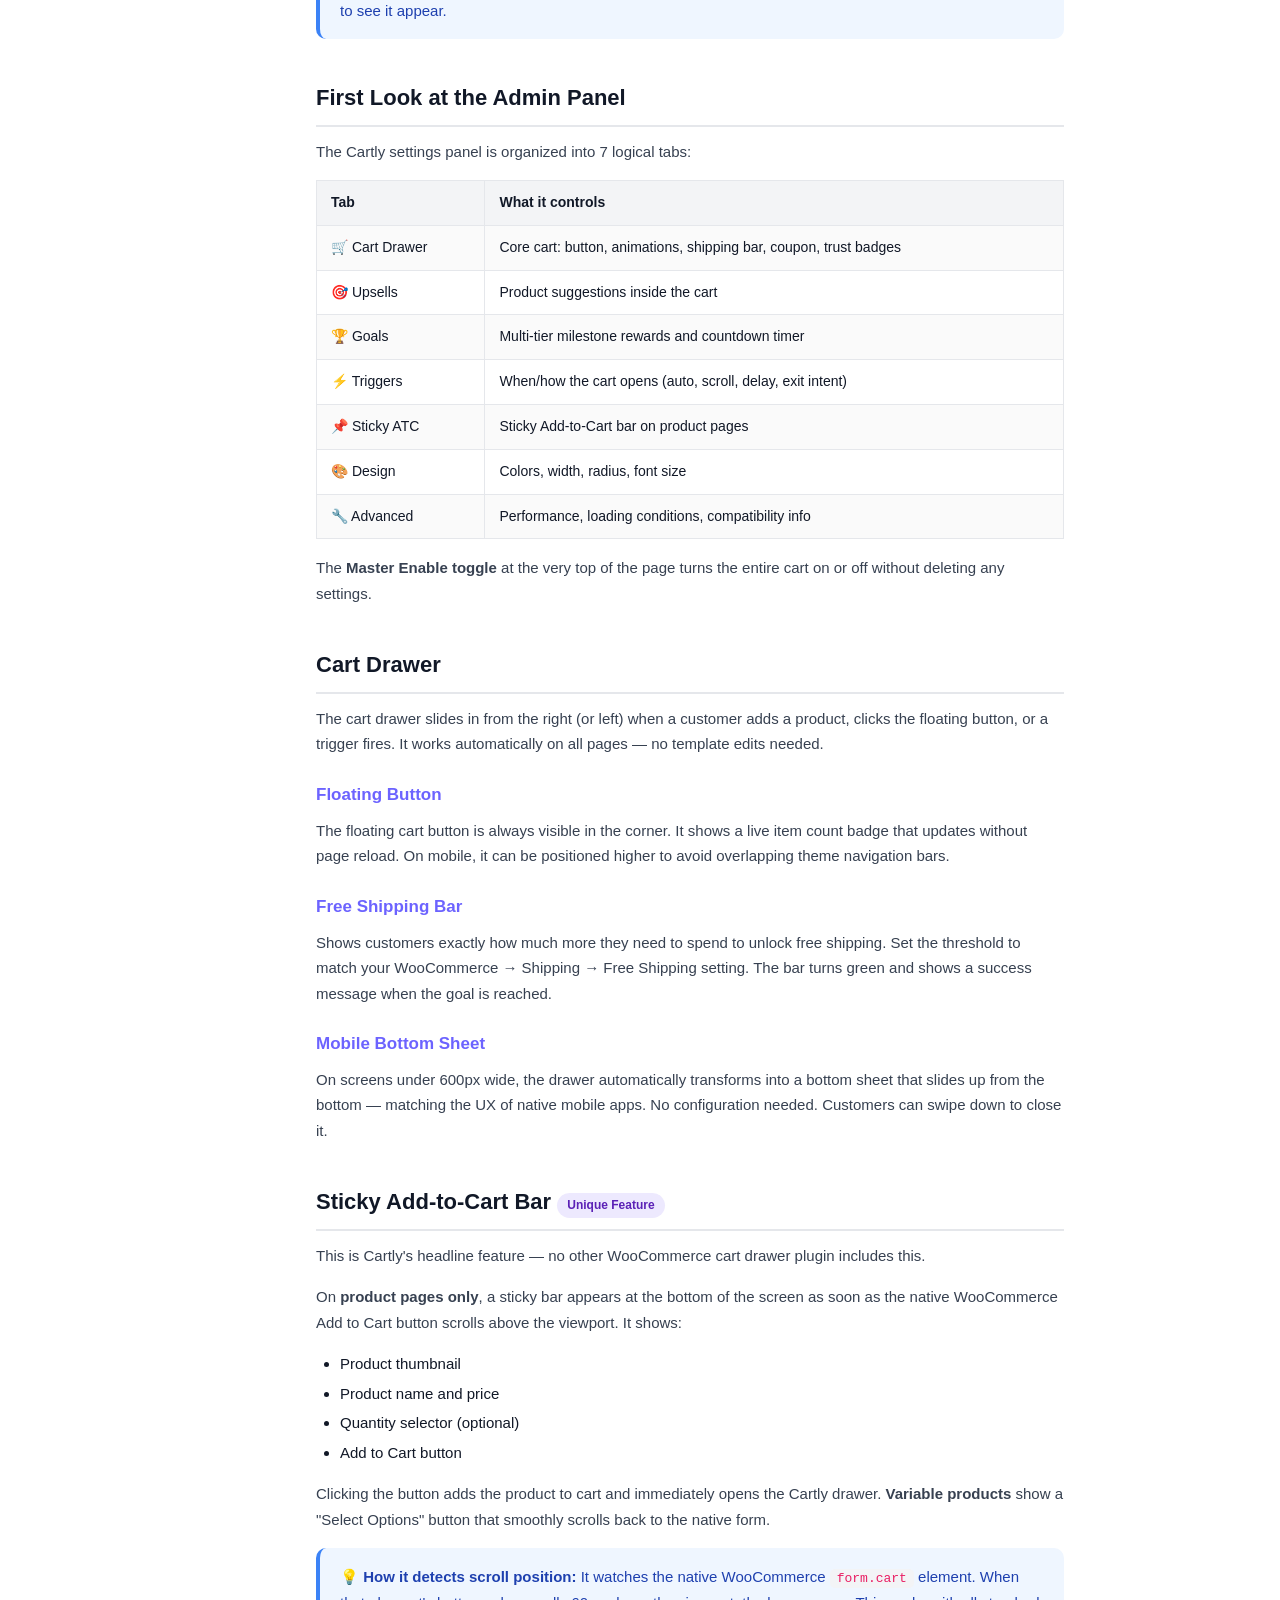
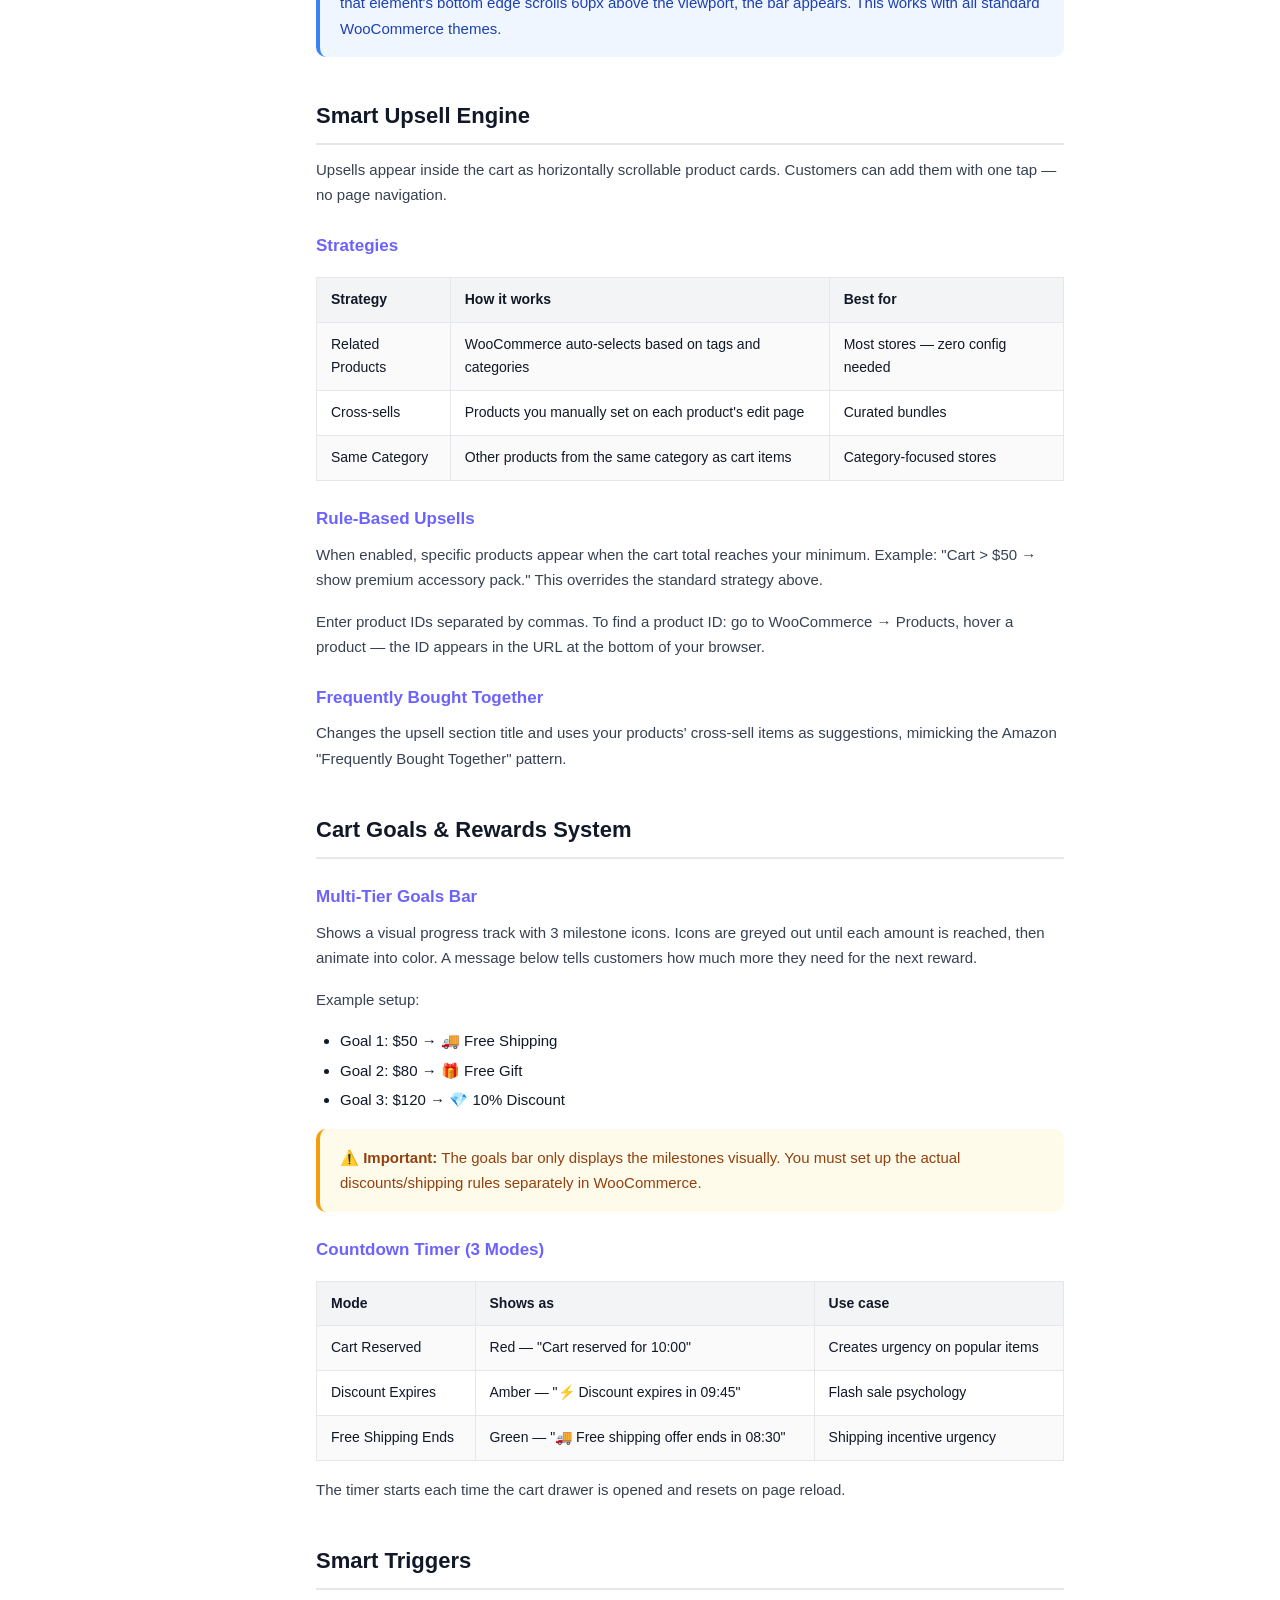
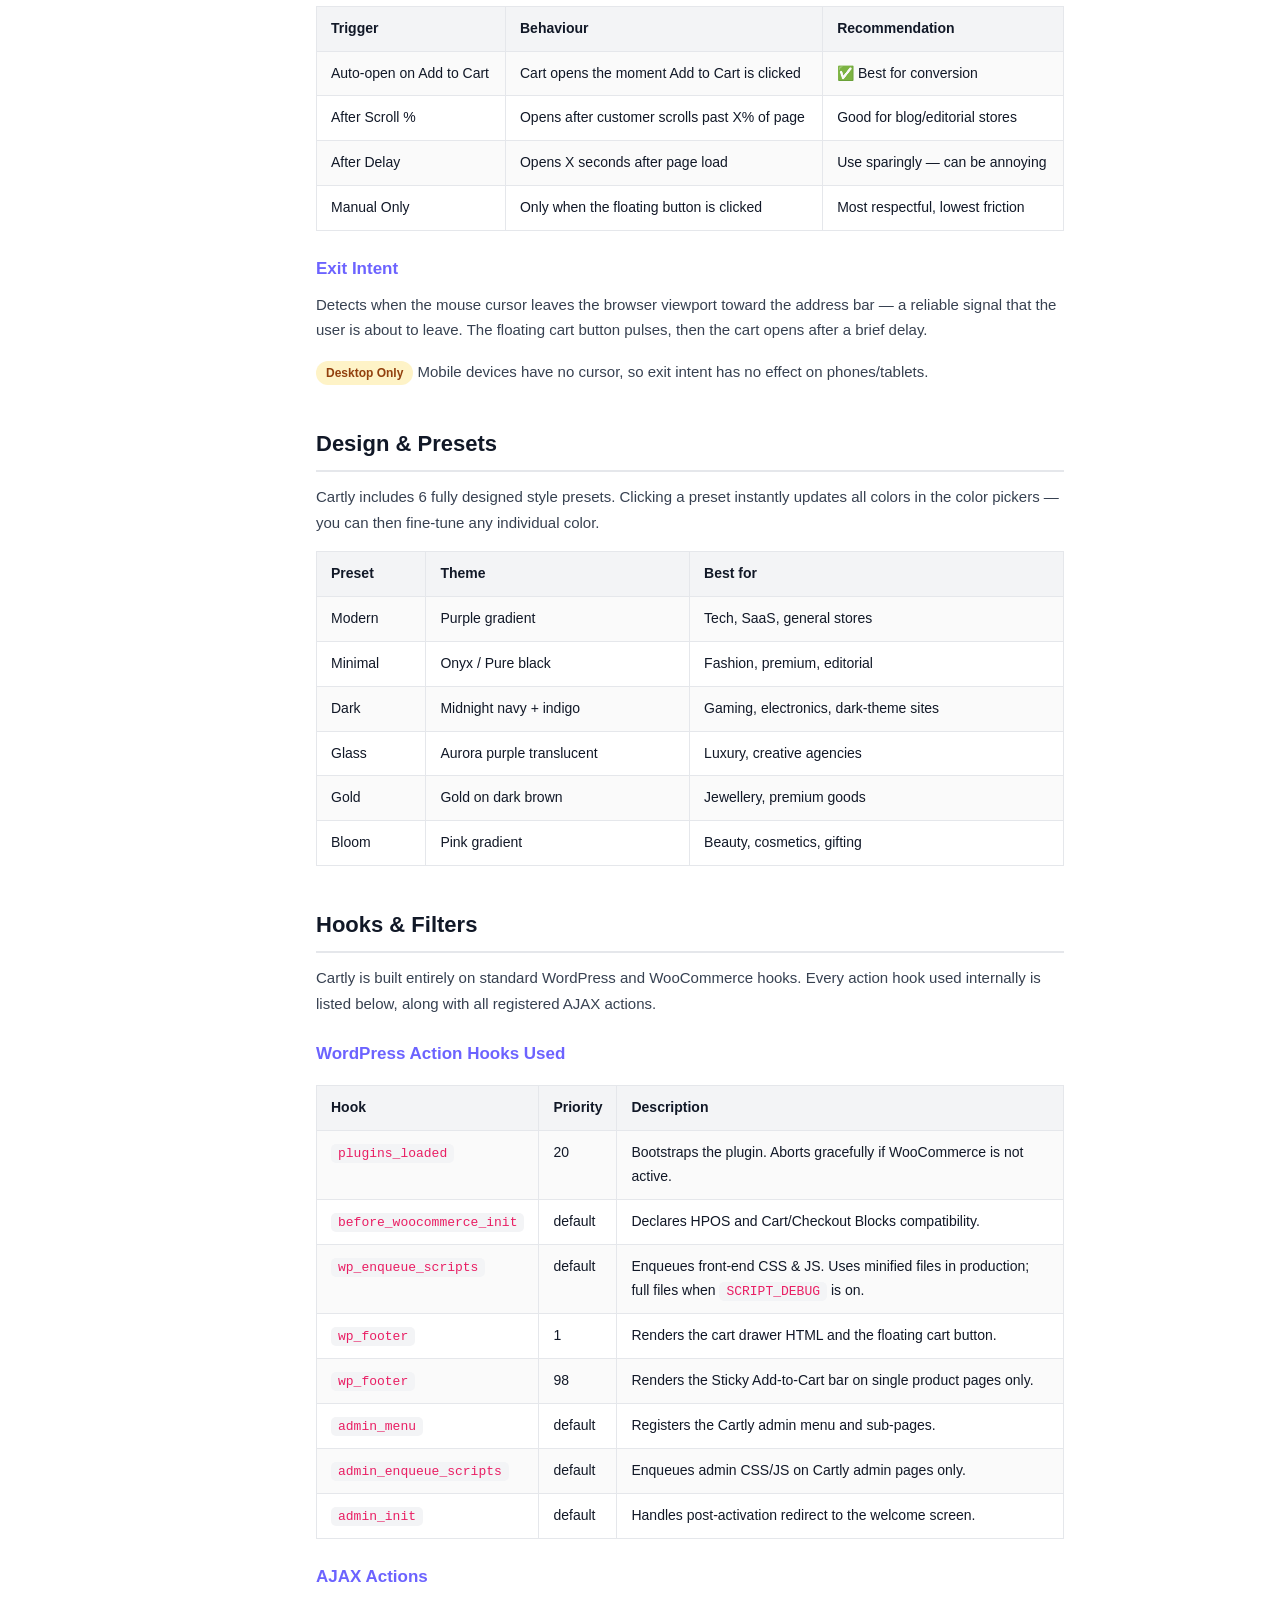
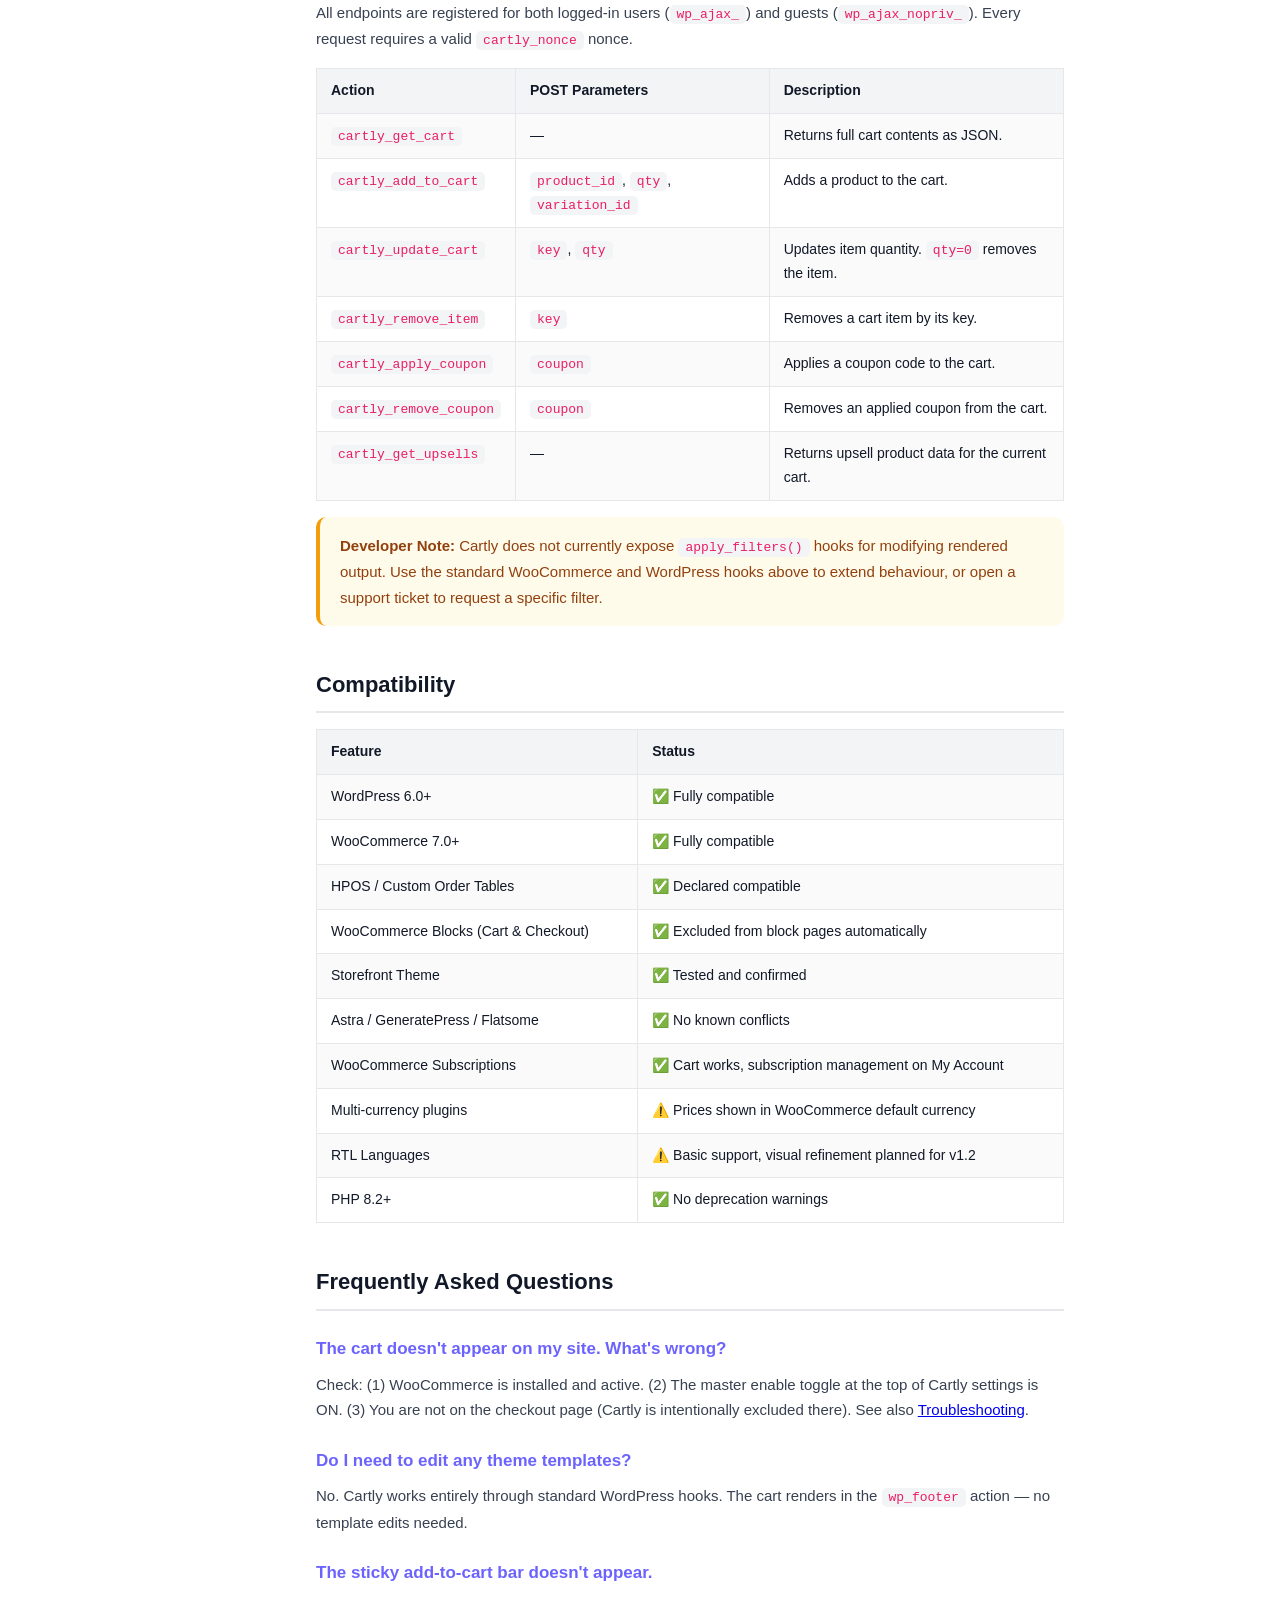
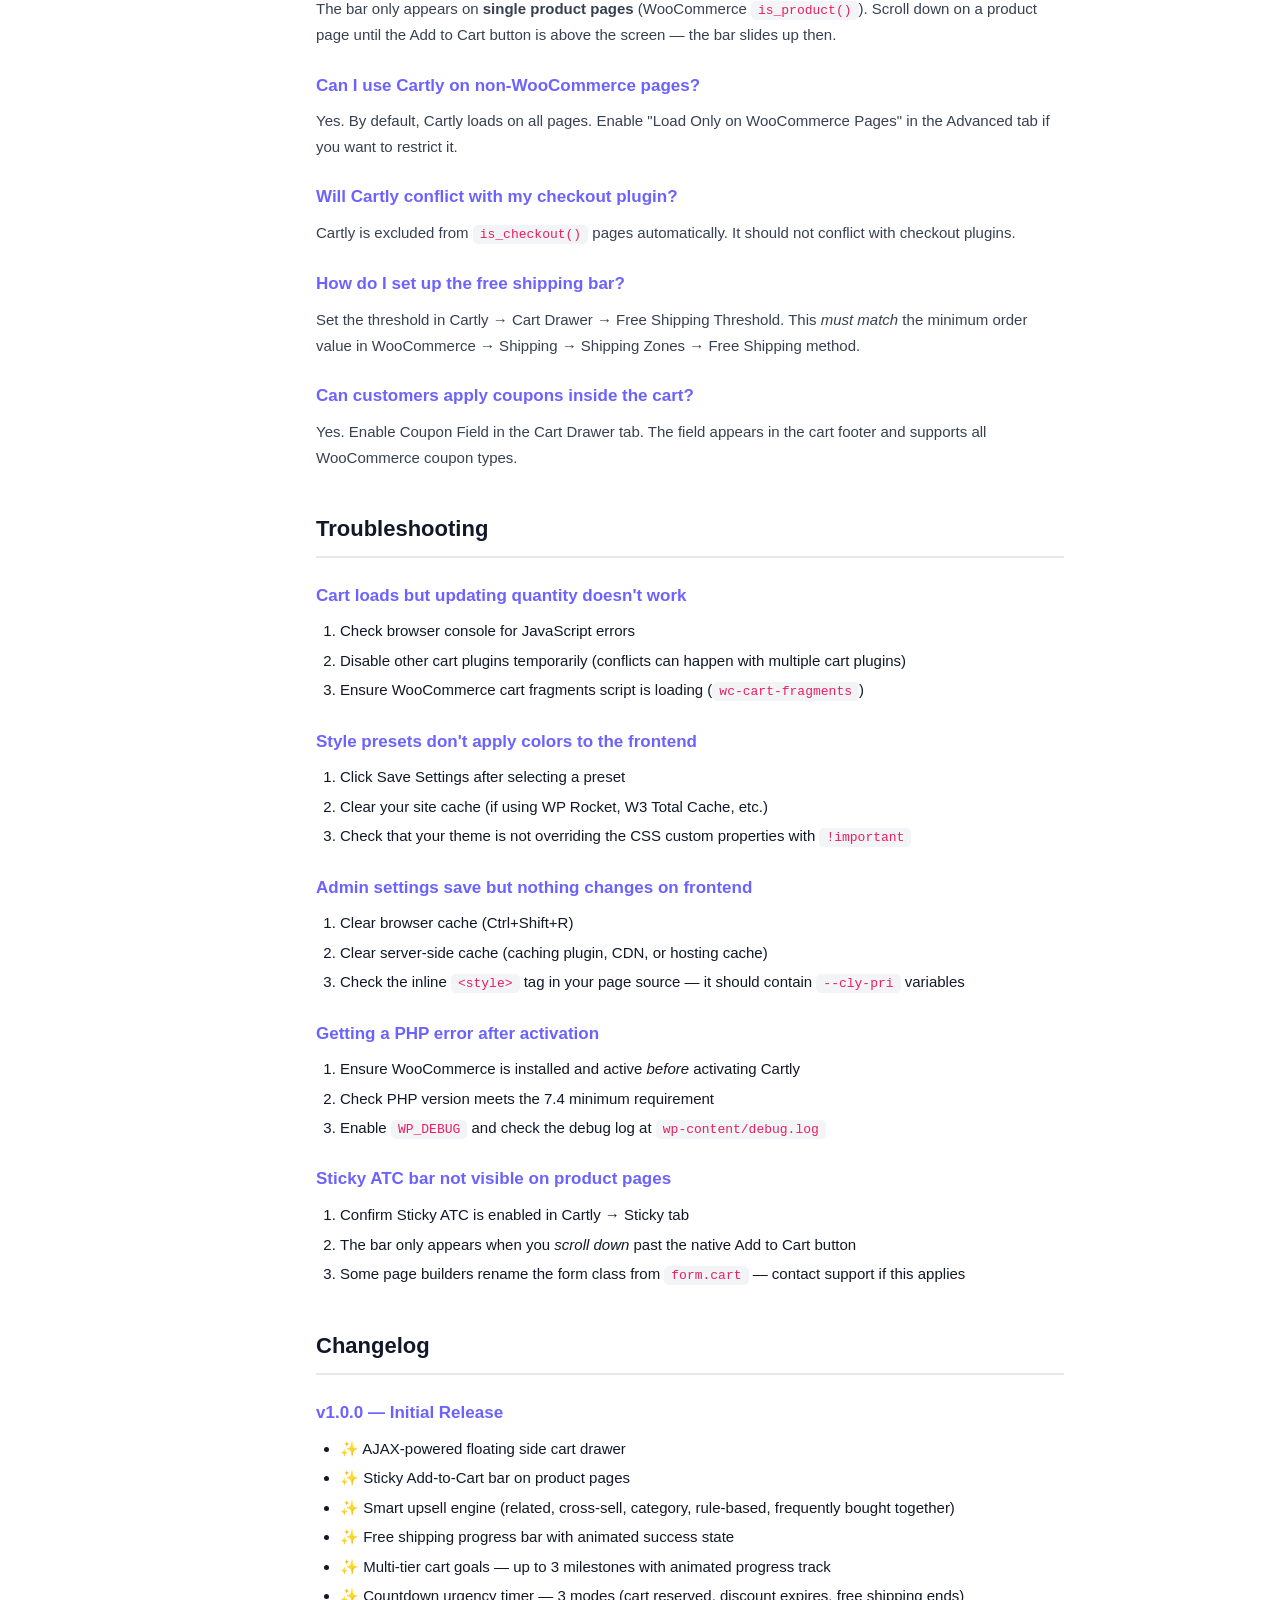
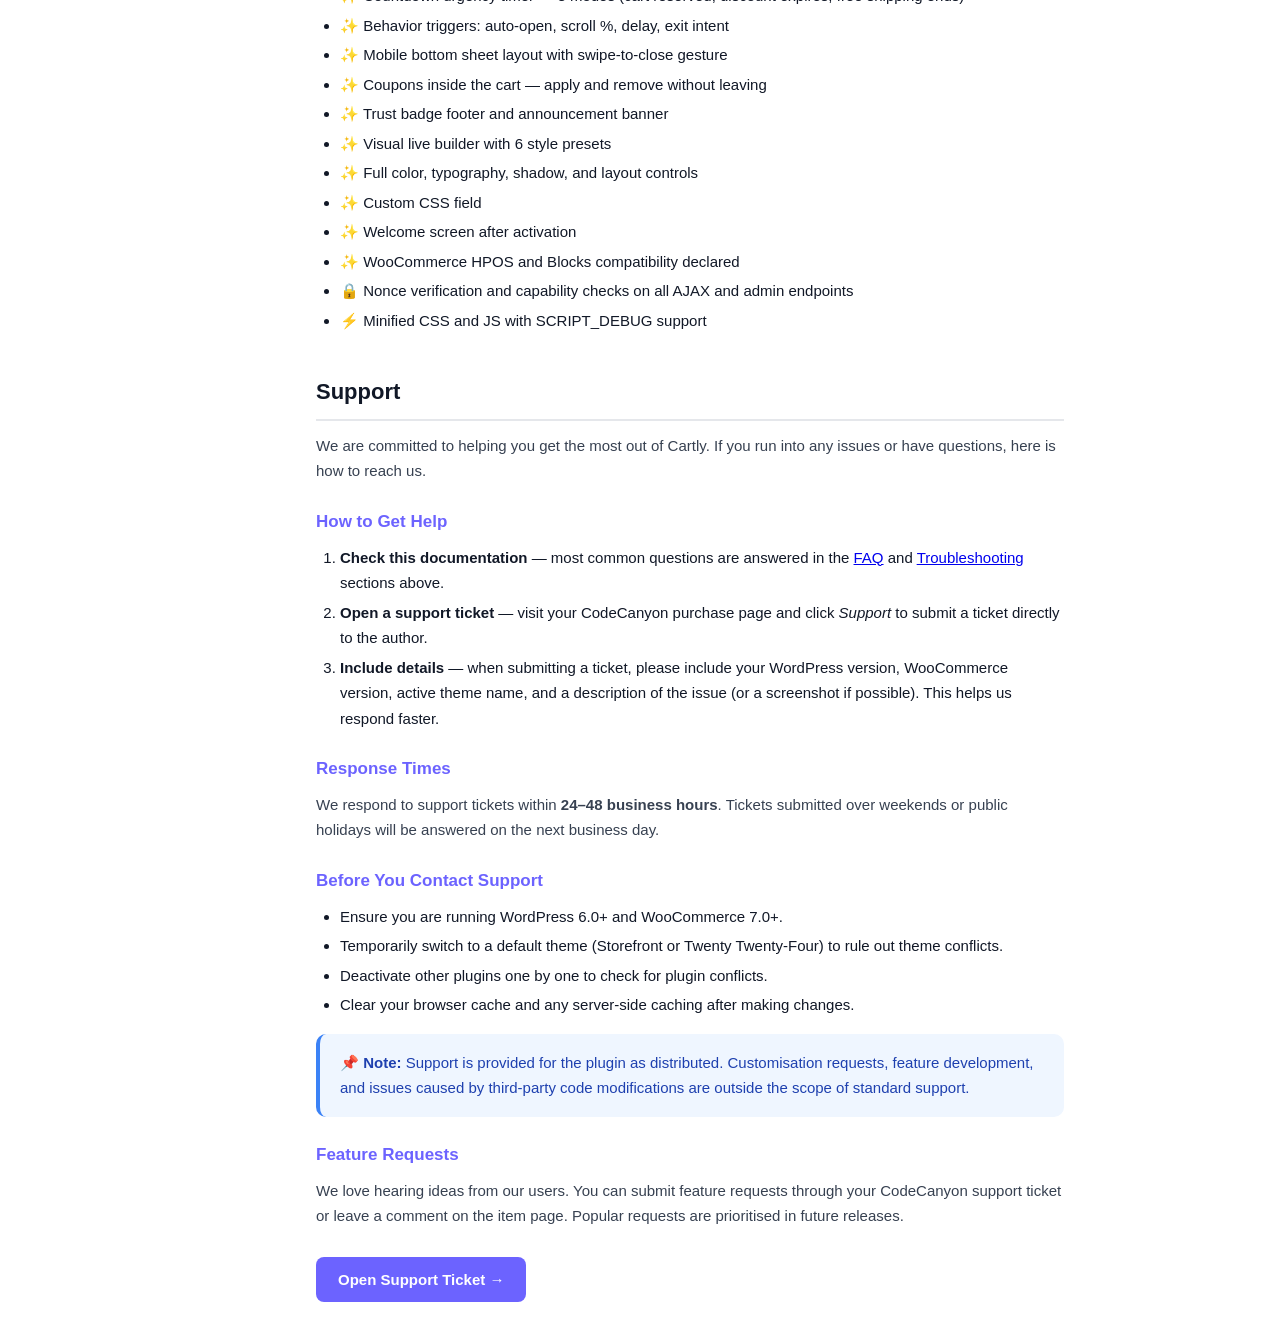
<file: documentation/documentation.html>
<!DOCTYPE html>
<html lang="en">
<head>
<meta charset="UTF-8">
<meta name="viewport" content="width=device-width,initial-scale=1">
<title>Cartly – Documentation</title>
<style>
  :root{ --p:#6c63ff; --dark:#111827; --muted:#6b7280; --bg:#f9fafb; --border:#e5e7eb; }
  *{ box-sizing:border-box; margin:0; padding:0; }
  body{ font-family:-apple-system,BlinkMacSystemFont,'Segoe UI',sans-serif; font-size:15px; line-height:1.7; color:var(--dark); background:#fff; }
  .wrap{ display:flex; min-height:100vh; }
  nav{ width:260px; background:var(--dark); color:#fff; flex-shrink:0; padding:0; position:sticky; top:0; height:100vh; overflow-y:auto; }
  nav .logo{ padding:24px 24px 16px; border-bottom:1px solid rgba(255,255,255,.1); }
  nav .logo span{ font-size:20px; font-weight:800; color:#fff; }
  nav .logo small{ display:block; color:rgba(255,255,255,.5); font-size:12px; margin-top:2px; }
  nav ul{ list-style:none; padding:12px 0; }
  nav ul li a{ display:block; padding:9px 24px; color:rgba(255,255,255,.7); text-decoration:none; font-size:13.5px; transition:all .15s; }
  nav ul li a:hover, nav ul li a.active{ color:#fff; background:rgba(108,99,255,.3); border-right:2px solid var(--p); }
  nav ul li.section-head{ padding:16px 24px 6px; font-size:11px; font-weight:700; text-transform:uppercase; letter-spacing:.08em; color:rgba(255,255,255,.4); }
  main{ flex:1; padding:48px 56px; max-width:860px; }
  h1{ font-size:32px; font-weight:800; margin-bottom:8px; }
  h2{ font-size:22px; font-weight:700; margin:40px 0 12px; padding-bottom:8px; border-bottom:2px solid var(--border); }
  h3{ font-size:17px; font-weight:700; margin:24px 0 8px; color:var(--p); }
  p{ margin:8px 0 16px; color:#374151; }
  ul,ol{ padding-left:24px; margin:8px 0 16px; }
  li{ margin:4px 0; }
  code{ background:#f3f4f6; padding:2px 7px; border-radius:5px; font-size:13px; color:#e91e63; font-family:monospace; }
  pre{ background:#1e293b; color:#e2e8f0; padding:20px 24px; border-radius:10px; overflow-x:auto; font-size:13px; line-height:1.6; margin:12px 0 20px; }
  .badge{ display:inline-block; padding:2px 10px; border-radius:99px; font-size:12px; font-weight:700; }
  .badge-green{ background:#d1fae5; color:#065f46; }
  .badge-purple{ background:#ede9fe; color:#5b21b6; }
  .badge-amber{ background:#fef3c7; color:#92400e; }
  .callout{ padding:16px 20px; border-radius:10px; margin:16px 0; border-left:4px solid; }
  .callout-info{ background:#eff6ff; border-color:#3b82f6; color:#1e40af; }
  .callout-warn{ background:#fffbeb; border-color:#f59e0b; color:#92400e; }
  .callout-success{ background:#f0fdf4; border-color:#10b981; color:#065f46; }
  table{ width:100%; border-collapse:collapse; margin:16px 0; font-size:14px; }
  th{ background:#f3f4f6; padding:10px 14px; text-align:left; font-weight:700; border:1px solid var(--border); }
  td{ padding:10px 14px; border:1px solid var(--border); vertical-align:top; }
  tr:nth-child(even) td{ background:#fafafa; }
  .step{ display:flex; gap:16px; align-items:flex-start; margin:16px 0; }
  .step__num{ width:32px; height:32px; border-radius:50%; background:var(--p); color:#fff; font-weight:800; font-size:14px; display:flex; align-items:center; justify-content:center; flex-shrink:0; }
  .step__body{ flex:1; }
  .step__body strong{ display:block; margin-bottom:4px; }
  @media(max-width:700px){ main{ padding:24px; } nav{ display:none; } }
</style>
</head>
<body>
<div class="wrap">

<!-- Sidebar Navigation -->
<nav>
  <div class="logo">
    <span>🛒 Cartly</span>
    <small>Smart Conversion Cart · v1.0.0</small>
  </div>
  <ul>
    <li class="section-head">Getting Started</li>
    <li><a href="#install" class="active">Installation</a></li>
    <li><a href="#quickstart">Quick Start (2 min)</a></li>
    <li><a href="#first-look">First Look</a></li>
    <li class="section-head">Features</li>
    <li><a href="#cart-drawer">Cart Drawer</a></li>
    <li><a href="#sticky-atc">Sticky ATC Bar ⭐</a></li>
    <li><a href="#upsells">Smart Upsells</a></li>
    <li><a href="#goals">Cart Goals</a></li>
    <li><a href="#triggers">Smart Triggers</a></li>
    <li><a href="#design">Design & Presets</a></li>
    <li class="section-head">Reference</li>
    <li><a href="#hooks">Hooks &amp; Filters</a></li>
    <li><a href="#compatibility">Compatibility</a></li>
    <li><a href="#faq">FAQ</a></li>
    <li><a href="#troubleshooting">Troubleshooting</a></li>
    <li><a href="#changelog">Changelog</a></li>
    <li><a href="#support">Support</a></li>
  </ul>
</nav>

<!-- Main Content -->
<main>

<!-- ── INSTALLATION ──────────────────────────────────────────────── -->
<section id="install">
<h1>Cartly Documentation</h1>
<p>Welcome to <strong>Cartly – Smart Conversion Cart for WooCommerce</strong>. This guide covers installation, all features, and troubleshooting.</p>

<div class="callout callout-success">
  ✅ <strong>Zero configuration needed.</strong> Cartly works automatically. After activation, visit any product page — the cart is already live. No shortcodes or template edits required.
</div>

<h2>Installation</h2>

<h3>Method 1 — WordPress Dashboard (Recommended)</h3>
<div class="step"><div class="step__num">1</div><div class="step__body"><strong>Upload the ZIP</strong> Go to WordPress Admin → Plugins → Add New → Upload Plugin. Select <code>cartly.zip</code> and click Install Now.</div></div>
<div class="step"><div class="step__num">2</div><div class="step__body"><strong>Activate</strong> Click Activate Plugin. You will be redirected to the Cartly settings page automatically.</div></div>
<div class="step"><div class="step__num">3</div><div class="step__body"><strong>Done!</strong> The cart is now live on your store. Visit any product page to see it.</div></div>

<h3>Method 2 — FTP / cPanel</h3>
<ol>
  <li>Unzip <code>cartly.zip</code> on your computer</li>
  <li>Upload the <code>cartly/</code> folder to <code>/wp-content/plugins/</code></li>
  <li>Go to WordPress Admin → Plugins → Find "Cartly" → Activate</li>
</ol>

<h3>Requirements</h3>
<table>
  <tr><th>Requirement</th><th>Minimum</th><th>Recommended</th></tr>
  <tr><td>WordPress</td><td>6.0</td><td>Latest</td></tr>
  <tr><td>WooCommerce</td><td>7.0</td><td>Latest</td></tr>
  <tr><td>PHP</td><td>7.4</td><td>8.1+</td></tr>
  <tr><td>MySQL</td><td>5.6</td><td>8.0</td></tr>
</table>
</section>

<!-- ── QUICK START ────────────────────────────────────────────────── -->
<section id="quickstart">
<h2>Quick Start (2 Minutes)</h2>
<p>These 4 steps are all you need to go from installed to conversion-optimized:</p>

<div class="step"><div class="step__num">1</div><div class="step__body"><strong>Choose a Style Preset</strong> Go to Cartly → Settings → left panel. Click one of the 6 presets (Modern, Minimal, Dark, Glass, Gold, Bloom). Colors update instantly.</div></div>
<div class="step"><div class="step__num">2</div><div class="step__body"><strong>Set Free Shipping Threshold</strong> Cart Drawer tab → Free Shipping Bar → set the amount to match your WooCommerce free shipping rule (e.g. $50).</div></div>
<div class="step"><div class="step__num">3</div><div class="step__body"><strong>Enable Upsells</strong> Upsells tab → toggle ON → set strategy to "Related Products". Products appear automatically.</div></div>
<div class="step"><div class="step__num">4</div><div class="step__body"><strong>Save & Preview</strong> Click Save Settings → click Preview (top right) → add a product to cart.</div></div>

<div class="callout callout-info">
  💡 <strong>Tip:</strong> The Sticky Add-to-Cart Bar (Sticky tab) is enabled by default. Visit a product page and scroll down to see it appear.
</div>
</section>

<!-- ── FIRST LOOK ─────────────────────────────────────────────────── -->
<section id="first-look">
<h2>First Look at the Admin Panel</h2>
<p>The Cartly settings panel is organized into 7 logical tabs:</p>
<table>
  <tr><th>Tab</th><th>What it controls</th></tr>
  <tr><td>🛒 Cart Drawer</td><td>Core cart: button, animations, shipping bar, coupon, trust badges</td></tr>
  <tr><td>🎯 Upsells</td><td>Product suggestions inside the cart</td></tr>
  <tr><td>🏆 Goals</td><td>Multi-tier milestone rewards and countdown timer</td></tr>
  <tr><td>⚡ Triggers</td><td>When/how the cart opens (auto, scroll, delay, exit intent)</td></tr>
  <tr><td>📌 Sticky ATC</td><td>Sticky Add-to-Cart bar on product pages</td></tr>
  <tr><td>🎨 Design</td><td>Colors, width, radius, font size</td></tr>
  <tr><td>🔧 Advanced</td><td>Performance, loading conditions, compatibility info</td></tr>
</table>
<p>The <strong>Master Enable toggle</strong> at the very top of the page turns the entire cart on or off without deleting any settings.</p>
</section>

<!-- ── CART DRAWER ────────────────────────────────────────────────── -->
<section id="cart-drawer">
<h2>Cart Drawer</h2>
<p>The cart drawer slides in from the right (or left) when a customer adds a product, clicks the floating button, or a trigger fires. It works automatically on all pages — no template edits needed.</p>

<h3>Floating Button</h3>
<p>The floating cart button is always visible in the corner. It shows a live item count badge that updates without page reload. On mobile, it can be positioned higher to avoid overlapping theme navigation bars.</p>

<h3>Free Shipping Bar</h3>
<p>Shows customers exactly how much more they need to spend to unlock free shipping. Set the threshold to match your WooCommerce → Shipping → Free Shipping setting. The bar turns green and shows a success message when the goal is reached.</p>

<h3>Mobile Bottom Sheet</h3>
<p>On screens under 600px wide, the drawer automatically transforms into a bottom sheet that slides up from the bottom — matching the UX of native mobile apps. No configuration needed. Customers can swipe down to close it.</p>
</section>

<!-- ── STICKY ATC ─────────────────────────────────────────────────── -->
<section id="sticky-atc">
<h2>Sticky Add-to-Cart Bar <span class="badge badge-purple">Unique Feature</span></h2>
<p>This is Cartly's headline feature — no other WooCommerce cart drawer plugin includes this.</p>
<p>On <strong>product pages only</strong>, a sticky bar appears at the bottom of the screen as soon as the native WooCommerce Add to Cart button scrolls above the viewport. It shows:</p>
<ul>
  <li>Product thumbnail</li>
  <li>Product name and price</li>
  <li>Quantity selector (optional)</li>
  <li>Add to Cart button</li>
</ul>
<p>Clicking the button adds the product to cart and immediately opens the Cartly drawer. <strong>Variable products</strong> show a "Select Options" button that smoothly scrolls back to the native form.</p>

<div class="callout callout-info">
  💡 <strong>How it detects scroll position:</strong> It watches the native WooCommerce <code>form.cart</code> element. When that element's bottom edge scrolls 60px above the viewport, the bar appears. This works with all standard WooCommerce themes.
</div>
</section>

<!-- ── UPSELLS ────────────────────────────────────────────────────── -->
<section id="upsells">
<h2>Smart Upsell Engine</h2>
<p>Upsells appear inside the cart as horizontally scrollable product cards. Customers can add them with one tap — no page navigation.</p>

<h3>Strategies</h3>
<table>
  <tr><th>Strategy</th><th>How it works</th><th>Best for</th></tr>
  <tr><td>Related Products</td><td>WooCommerce auto-selects based on tags and categories</td><td>Most stores — zero config needed</td></tr>
  <tr><td>Cross-sells</td><td>Products you manually set on each product's edit page</td><td>Curated bundles</td></tr>
  <tr><td>Same Category</td><td>Other products from the same category as cart items</td><td>Category-focused stores</td></tr>
</table>

<h3>Rule-Based Upsells</h3>
<p>When enabled, specific products appear when the cart total reaches your minimum. Example: "Cart &gt; $50 → show premium accessory pack." This overrides the standard strategy above.</p>
<p>Enter product IDs separated by commas. To find a product ID: go to WooCommerce → Products, hover a product — the ID appears in the URL at the bottom of your browser.</p>

<h3>Frequently Bought Together</h3>
<p>Changes the upsell section title and uses your products' cross-sell items as suggestions, mimicking the Amazon "Frequently Bought Together" pattern.</p>
</section>

<!-- ── GOALS ──────────────────────────────────────────────────────── -->
<section id="goals">
<h2>Cart Goals &amp; Rewards System</h2>

<h3>Multi-Tier Goals Bar</h3>
<p>Shows a visual progress track with 3 milestone icons. Icons are greyed out until each amount is reached, then animate into color. A message below tells customers how much more they need for the next reward.</p>
<p>Example setup:</p>
<ul>
  <li>Goal 1: $50 → 🚚 Free Shipping</li>
  <li>Goal 2: $80 → 🎁 Free Gift</li>
  <li>Goal 3: $120 → 💎 10% Discount</li>
</ul>
<div class="callout callout-warn">
  ⚠️ <strong>Important:</strong> The goals bar only displays the milestones visually. You must set up the actual discounts/shipping rules separately in WooCommerce.
</div>

<h3>Countdown Timer (3 Modes)</h3>
<table>
  <tr><th>Mode</th><th>Shows as</th><th>Use case</th></tr>
  <tr><td>Cart Reserved</td><td>Red — "Cart reserved for 10:00"</td><td>Creates urgency on popular items</td></tr>
  <tr><td>Discount Expires</td><td>Amber — "⚡ Discount expires in 09:45"</td><td>Flash sale psychology</td></tr>
  <tr><td>Free Shipping Ends</td><td>Green — "🚚 Free shipping offer ends in 08:30"</td><td>Shipping incentive urgency</td></tr>
</table>
<p>The timer starts each time the cart drawer is opened and resets on page reload.</p>
</section>

<!-- ── TRIGGERS ───────────────────────────────────────────────────── -->
<section id="triggers">
<h2>Smart Triggers</h2>
<table>
  <tr><th>Trigger</th><th>Behaviour</th><th>Recommendation</th></tr>
  <tr><td>Auto-open on Add to Cart</td><td>Cart opens the moment Add to Cart is clicked</td><td>✅ Best for conversion</td></tr>
  <tr><td>After Scroll %</td><td>Opens after customer scrolls past X% of page</td><td>Good for blog/editorial stores</td></tr>
  <tr><td>After Delay</td><td>Opens X seconds after page load</td><td>Use sparingly — can be annoying</td></tr>
  <tr><td>Manual Only</td><td>Only when the floating button is clicked</td><td>Most respectful, lowest friction</td></tr>
</table>

<h3>Exit Intent</h3>
<p>Detects when the mouse cursor leaves the browser viewport toward the address bar — a reliable signal that the user is about to leave. The floating cart button pulses, then the cart opens after a brief delay.</p>
<p><span class="badge badge-amber">Desktop Only</span> Mobile devices have no cursor, so exit intent has no effect on phones/tablets.</p>
</section>

<!-- ── DESIGN ─────────────────────────────────────────────────────── -->
<section id="design">
<h2>Design &amp; Presets</h2>
<p>Cartly includes 6 fully designed style presets. Clicking a preset instantly updates all colors in the color pickers — you can then fine-tune any individual color.</p>
<table>
  <tr><th>Preset</th><th>Theme</th><th>Best for</th></tr>
  <tr><td>Modern</td><td>Purple gradient</td><td>Tech, SaaS, general stores</td></tr>
  <tr><td>Minimal</td><td>Onyx / Pure black</td><td>Fashion, premium, editorial</td></tr>
  <tr><td>Dark</td><td>Midnight navy + indigo</td><td>Gaming, electronics, dark-theme sites</td></tr>
  <tr><td>Glass</td><td>Aurora purple translucent</td><td>Luxury, creative agencies</td></tr>
  <tr><td>Gold</td><td>Gold on dark brown</td><td>Jewellery, premium goods</td></tr>
  <tr><td>Bloom</td><td>Pink gradient</td><td>Beauty, cosmetics, gifting</td></tr>
</table>
</section>

<!-- ── HOOKS & FILTERS ────────────────────────────────────────────── -->
<section id="hooks">
<h2>Hooks &amp; Filters</h2>
<p>Cartly is built entirely on standard WordPress and WooCommerce hooks. Every action hook used internally is listed below, along with all registered AJAX actions.</p>

<h3>WordPress Action Hooks Used</h3>
<table>
  <tr><th>Hook</th><th>Priority</th><th>Description</th></tr>
  <tr><td><code>plugins_loaded</code></td><td>20</td><td>Bootstraps the plugin. Aborts gracefully if WooCommerce is not active.</td></tr>
  <tr><td><code>before_woocommerce_init</code></td><td>default</td><td>Declares HPOS and Cart/Checkout Blocks compatibility.</td></tr>
  <tr><td><code>wp_enqueue_scripts</code></td><td>default</td><td>Enqueues front-end CSS &amp; JS. Uses minified files in production; full files when <code>SCRIPT_DEBUG</code> is on.</td></tr>
  <tr><td><code>wp_footer</code></td><td>1</td><td>Renders the cart drawer HTML and the floating cart button.</td></tr>
  <tr><td><code>wp_footer</code></td><td>98</td><td>Renders the Sticky Add-to-Cart bar on single product pages only.</td></tr>
  <tr><td><code>admin_menu</code></td><td>default</td><td>Registers the Cartly admin menu and sub-pages.</td></tr>
  <tr><td><code>admin_enqueue_scripts</code></td><td>default</td><td>Enqueues admin CSS/JS on Cartly admin pages only.</td></tr>
  <tr><td><code>admin_init</code></td><td>default</td><td>Handles post-activation redirect to the welcome screen.</td></tr>
</table>

<h3>AJAX Actions</h3>
<p>All endpoints are registered for both logged-in users (<code>wp_ajax_</code>) and guests (<code>wp_ajax_nopriv_</code>). Every request requires a valid <code>cartly_nonce</code> nonce.</p>
<table>
  <tr><th>Action</th><th>POST Parameters</th><th>Description</th></tr>
  <tr><td><code>cartly_get_cart</code></td><td>—</td><td>Returns full cart contents as JSON.</td></tr>
  <tr><td><code>cartly_add_to_cart</code></td><td><code>product_id</code>, <code>qty</code>, <code>variation_id</code></td><td>Adds a product to the cart.</td></tr>
  <tr><td><code>cartly_update_cart</code></td><td><code>key</code>, <code>qty</code></td><td>Updates item quantity. <code>qty=0</code> removes the item.</td></tr>
  <tr><td><code>cartly_remove_item</code></td><td><code>key</code></td><td>Removes a cart item by its key.</td></tr>
  <tr><td><code>cartly_apply_coupon</code></td><td><code>coupon</code></td><td>Applies a coupon code to the cart.</td></tr>
  <tr><td><code>cartly_remove_coupon</code></td><td><code>coupon</code></td><td>Removes an applied coupon from the cart.</td></tr>
  <tr><td><code>cartly_get_upsells</code></td><td>—</td><td>Returns upsell product data for the current cart.</td></tr>
</table>
<div class="callout callout-warn">
  <strong>Developer Note:</strong> Cartly does not currently expose <code>apply_filters()</code> hooks for modifying rendered output. Use the standard WooCommerce and WordPress hooks above to extend behaviour, or open a support ticket to request a specific filter.
</div>
</section>

<!-- ── COMPATIBILITY ──────────────────────────────────────────────── -->
<section id="compatibility">
<h2>Compatibility</h2>
<table>
  <tr><th>Feature</th><th>Status</th></tr>
  <tr><td>WordPress 6.0+</td><td>✅ Fully compatible</td></tr>
  <tr><td>WooCommerce 7.0+</td><td>✅ Fully compatible</td></tr>
  <tr><td>HPOS / Custom Order Tables</td><td>✅ Declared compatible</td></tr>
  <tr><td>WooCommerce Blocks (Cart &amp; Checkout)</td><td>✅ Excluded from block pages automatically</td></tr>
  <tr><td>Storefront Theme</td><td>✅ Tested and confirmed</td></tr>
  <tr><td>Astra / GeneratePress / Flatsome</td><td>✅ No known conflicts</td></tr>
  <tr><td>WooCommerce Subscriptions</td><td>✅ Cart works, subscription management on My Account</td></tr>
  <tr><td>Multi-currency plugins</td><td>⚠️ Prices shown in WooCommerce default currency</td></tr>
  <tr><td>RTL Languages</td><td>⚠️ Basic support, visual refinement planned for v1.2</td></tr>
  <tr><td>PHP 8.2+</td><td>✅ No deprecation warnings</td></tr>
</table>
</section>

<!-- ── FAQ ───────────────────────────────────────────────────────── -->
<section id="faq">
<h2>Frequently Asked Questions</h2>

<h3>The cart doesn't appear on my site. What's wrong?</h3>
<p>Check: (1) WooCommerce is installed and active. (2) The master enable toggle at the top of Cartly settings is ON. (3) You are not on the checkout page (Cartly is intentionally excluded there). See also <a href="#troubleshooting">Troubleshooting</a>.</p>

<h3>Do I need to edit any theme templates?</h3>
<p>No. Cartly works entirely through standard WordPress hooks. The cart renders in the <code>wp_footer</code> action — no template edits needed.</p>

<h3>The sticky add-to-cart bar doesn't appear.</h3>
<p>The bar only appears on <strong>single product pages</strong> (WooCommerce <code>is_product()</code>). Scroll down on a product page until the Add to Cart button is above the screen — the bar slides up then.</p>

<h3>Can I use Cartly on non-WooCommerce pages?</h3>
<p>Yes. By default, Cartly loads on all pages. Enable "Load Only on WooCommerce Pages" in the Advanced tab if you want to restrict it.</p>

<h3>Will Cartly conflict with my checkout plugin?</h3>
<p>Cartly is excluded from <code>is_checkout()</code> pages automatically. It should not conflict with checkout plugins.</p>

<h3>How do I set up the free shipping bar?</h3>
<p>Set the threshold in Cartly → Cart Drawer → Free Shipping Threshold. This <em>must match</em> the minimum order value in WooCommerce → Shipping → Shipping Zones → Free Shipping method.</p>

<h3>Can customers apply coupons inside the cart?</h3>
<p>Yes. Enable Coupon Field in the Cart Drawer tab. The field appears in the cart footer and supports all WooCommerce coupon types.</p>
</section>

<!-- ── TROUBLESHOOTING ────────────────────────────────────────────── -->
<section id="troubleshooting">
<h2>Troubleshooting</h2>

<h3>Cart loads but updating quantity doesn't work</h3>
<ol>
  <li>Check browser console for JavaScript errors</li>
  <li>Disable other cart plugins temporarily (conflicts can happen with multiple cart plugins)</li>
  <li>Ensure WooCommerce cart fragments script is loading (<code>wc-cart-fragments</code>)</li>
</ol>

<h3>Style presets don't apply colors to the frontend</h3>
<ol>
  <li>Click Save Settings after selecting a preset</li>
  <li>Clear your site cache (if using WP Rocket, W3 Total Cache, etc.)</li>
  <li>Check that your theme is not overriding the CSS custom properties with <code>!important</code></li>
</ol>

<h3>Admin settings save but nothing changes on frontend</h3>
<ol>
  <li>Clear browser cache (Ctrl+Shift+R)</li>
  <li>Clear server-side cache (caching plugin, CDN, or hosting cache)</li>
  <li>Check the inline <code>&lt;style&gt;</code> tag in your page source — it should contain <code>--cly-pri</code> variables</li>
</ol>

<h3>Getting a PHP error after activation</h3>
<ol>
  <li>Ensure WooCommerce is installed and active <em>before</em> activating Cartly</li>
  <li>Check PHP version meets the 7.4 minimum requirement</li>
  <li>Enable <code>WP_DEBUG</code> and check the debug log at <code>wp-content/debug.log</code></li>
</ol>

<h3>Sticky ATC bar not visible on product pages</h3>
<ol>
  <li>Confirm Sticky ATC is enabled in Cartly → Sticky tab</li>
  <li>The bar only appears when you <em>scroll down</em> past the native Add to Cart button</li>
  <li>Some page builders rename the form class from <code>form.cart</code> — contact support if this applies</li>
</ol>
</section>

<!-- ── CHANGELOG ─────────────────────────────────────────────────── -->
<section id="changelog">
<h2>Changelog</h2>

<h3>v1.0.0 — Initial Release</h3>
<ul>
  <li>✨ AJAX-powered floating side cart drawer</li>
  <li>✨ Sticky Add-to-Cart bar on product pages</li>
  <li>✨ Smart upsell engine (related, cross-sell, category, rule-based, frequently bought together)</li>
  <li>✨ Free shipping progress bar with animated success state</li>
  <li>✨ Multi-tier cart goals — up to 3 milestones with animated progress track</li>
  <li>✨ Countdown urgency timer — 3 modes (cart reserved, discount expires, free shipping ends)</li>
  <li>✨ Behavior triggers: auto-open, scroll %, delay, exit intent</li>
  <li>✨ Mobile bottom sheet layout with swipe-to-close gesture</li>
  <li>✨ Coupons inside the cart — apply and remove without leaving</li>
  <li>✨ Trust badge footer and announcement banner</li>
  <li>✨ Visual live builder with 6 style presets</li>
  <li>✨ Full color, typography, shadow, and layout controls</li>
  <li>✨ Custom CSS field</li>
  <li>✨ Welcome screen after activation</li>
  <li>✨ WooCommerce HPOS and Blocks compatibility declared</li>
  <li>🔒 Nonce verification and capability checks on all AJAX and admin endpoints</li>
  <li>⚡ Minified CSS and JS with SCRIPT_DEBUG support</li>
</ul>
</section>

<!-- ── SUPPORT ─────────────────────────────────────────────────── -->
<section id="support">
<h2>Support</h2>
<p>We are committed to helping you get the most out of Cartly. If you run into any issues or have questions, here is how to reach us.</p>

<h3>How to Get Help</h3>
<ol>
  <li><strong>Check this documentation</strong> — most common questions are answered in the <a href="#faq">FAQ</a> and <a href="#troubleshooting">Troubleshooting</a> sections above.</li>
  <li><strong>Open a support ticket</strong> — visit your CodeCanyon purchase page and click <em>Support</em> to submit a ticket directly to the author.</li>
  <li><strong>Include details</strong> — when submitting a ticket, please include your WordPress version, WooCommerce version, active theme name, and a description of the issue (or a screenshot if possible). This helps us respond faster.</li>
</ol>

<h3>Response Times</h3>
<p>We respond to support tickets within <strong>24–48 business hours</strong>. Tickets submitted over weekends or public holidays will be answered on the next business day.</p>

<h3>Before You Contact Support</h3>
<ul>
  <li>Ensure you are running WordPress 6.0+ and WooCommerce 7.0+.</li>
  <li>Temporarily switch to a default theme (Storefront or Twenty Twenty-Four) to rule out theme conflicts.</li>
  <li>Deactivate other plugins one by one to check for plugin conflicts.</li>
  <li>Clear your browser cache and any server-side caching after making changes.</li>
</ul>

<div class="callout callout-info">
  <strong>📌 Note:</strong> Support is provided for the plugin as distributed. Customisation requests, feature development, and issues caused by third-party code modifications are outside the scope of standard support.
</div>

<h3>Feature Requests</h3>
<p>We love hearing ideas from our users. You can submit feature requests through your CodeCanyon support ticket or leave a comment on the item page. Popular requests are prioritised in future releases.</p>

<a href="https://codecanyon.net/user/codelitix" target="_blank" style="display:inline-block;margin-top:12px;padding:10px 22px;background:#6c63ff;color:#fff;border-radius:8px;text-decoration:none;font-weight:700;">Open Support Ticket →</a>
</section>

</main>
</div>

<script>
// Active link highlighting
document.addEventListener('DOMContentLoaded', function() {
  var links = document.querySelectorAll('nav a');
  links.forEach(function(link) {
    link.addEventListener('click', function() {
      links.forEach(function(l){ l.classList.remove('active'); });
      this.classList.add('active');
    });
  });
});
</script>
</body>
</html>
</file>
